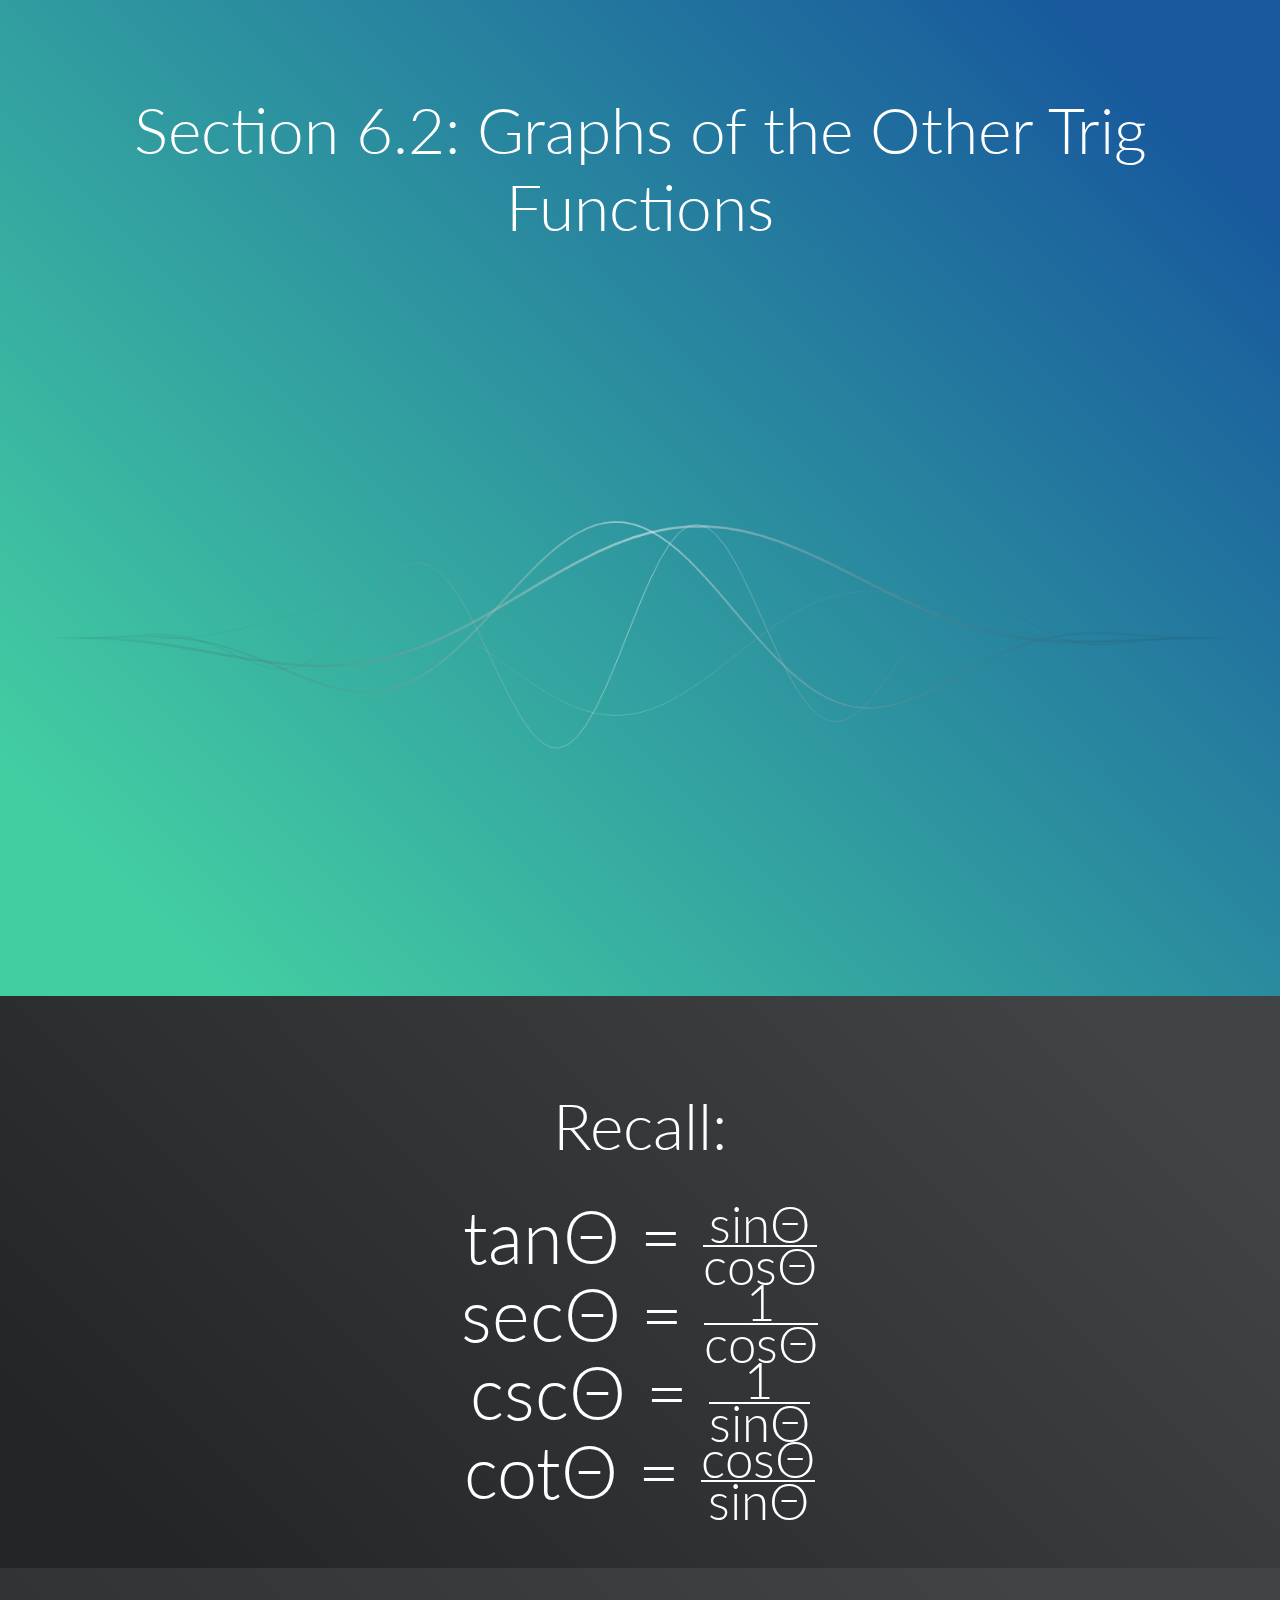
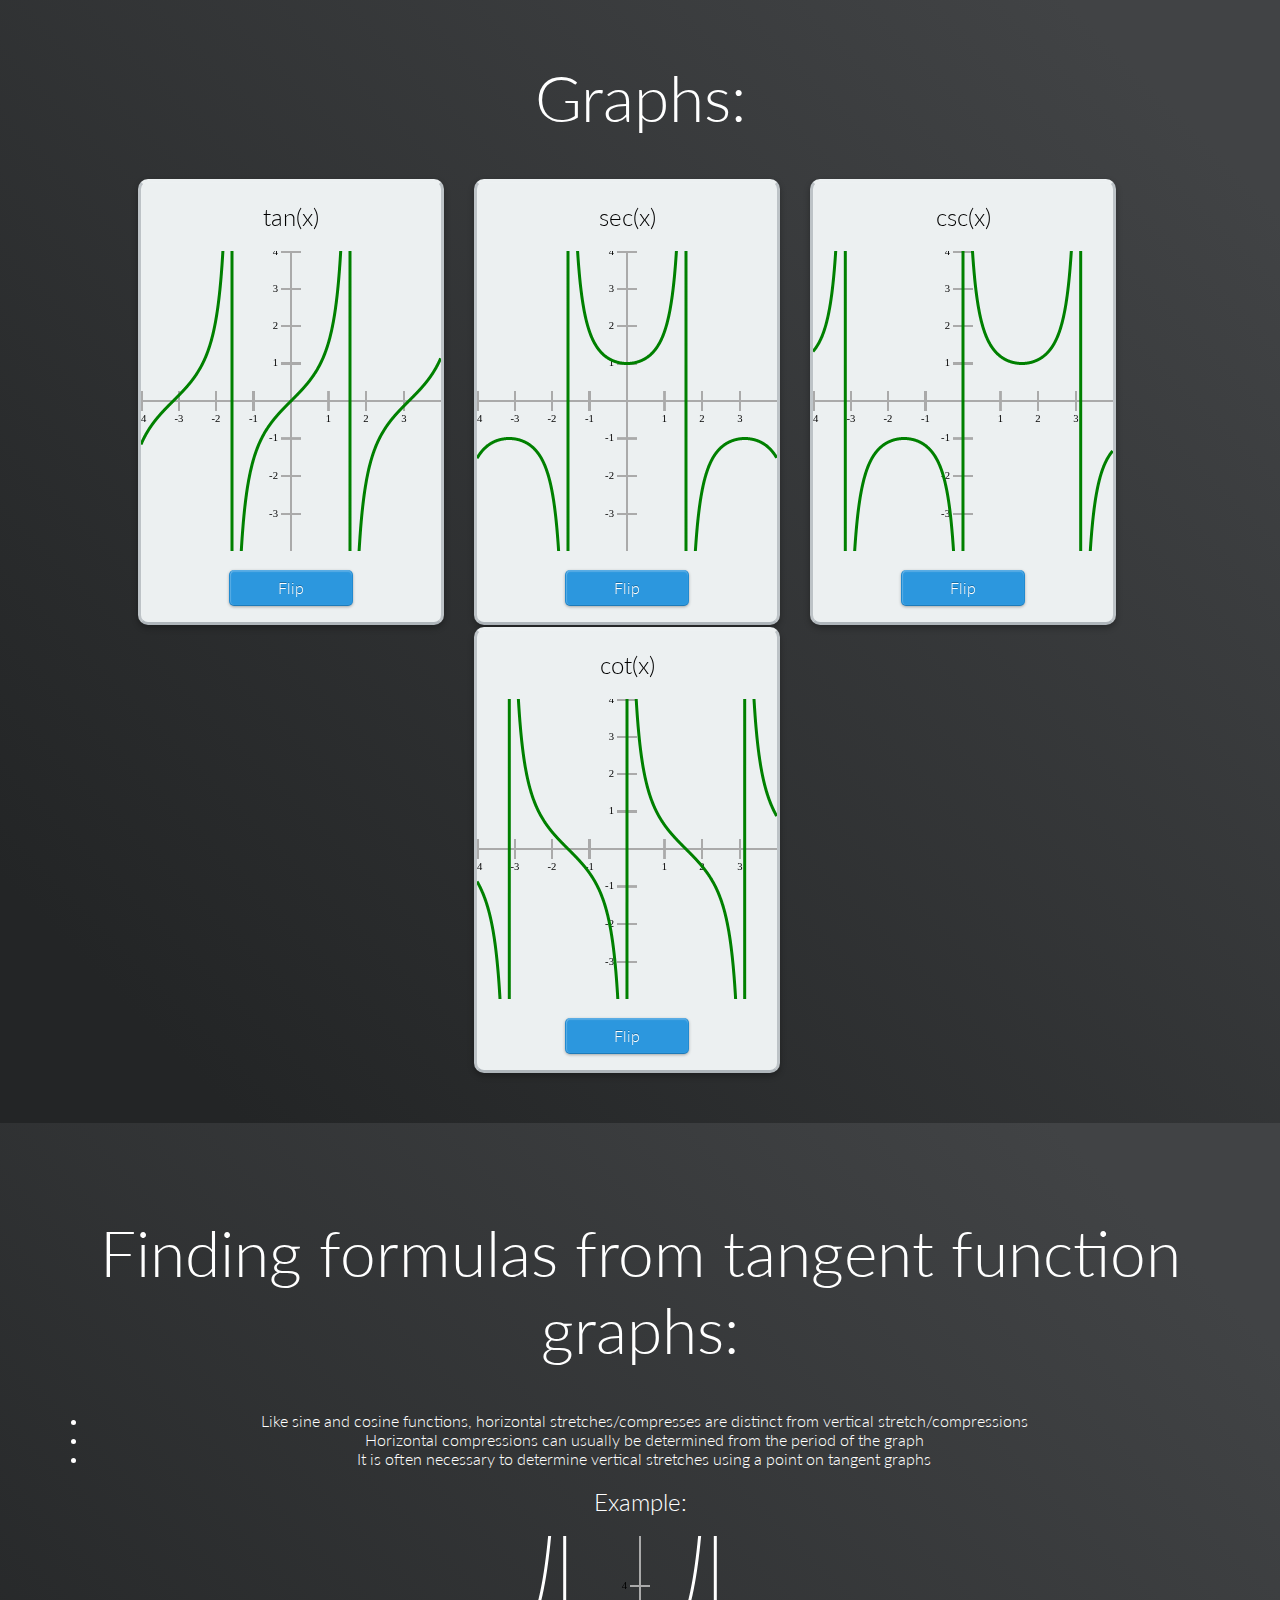
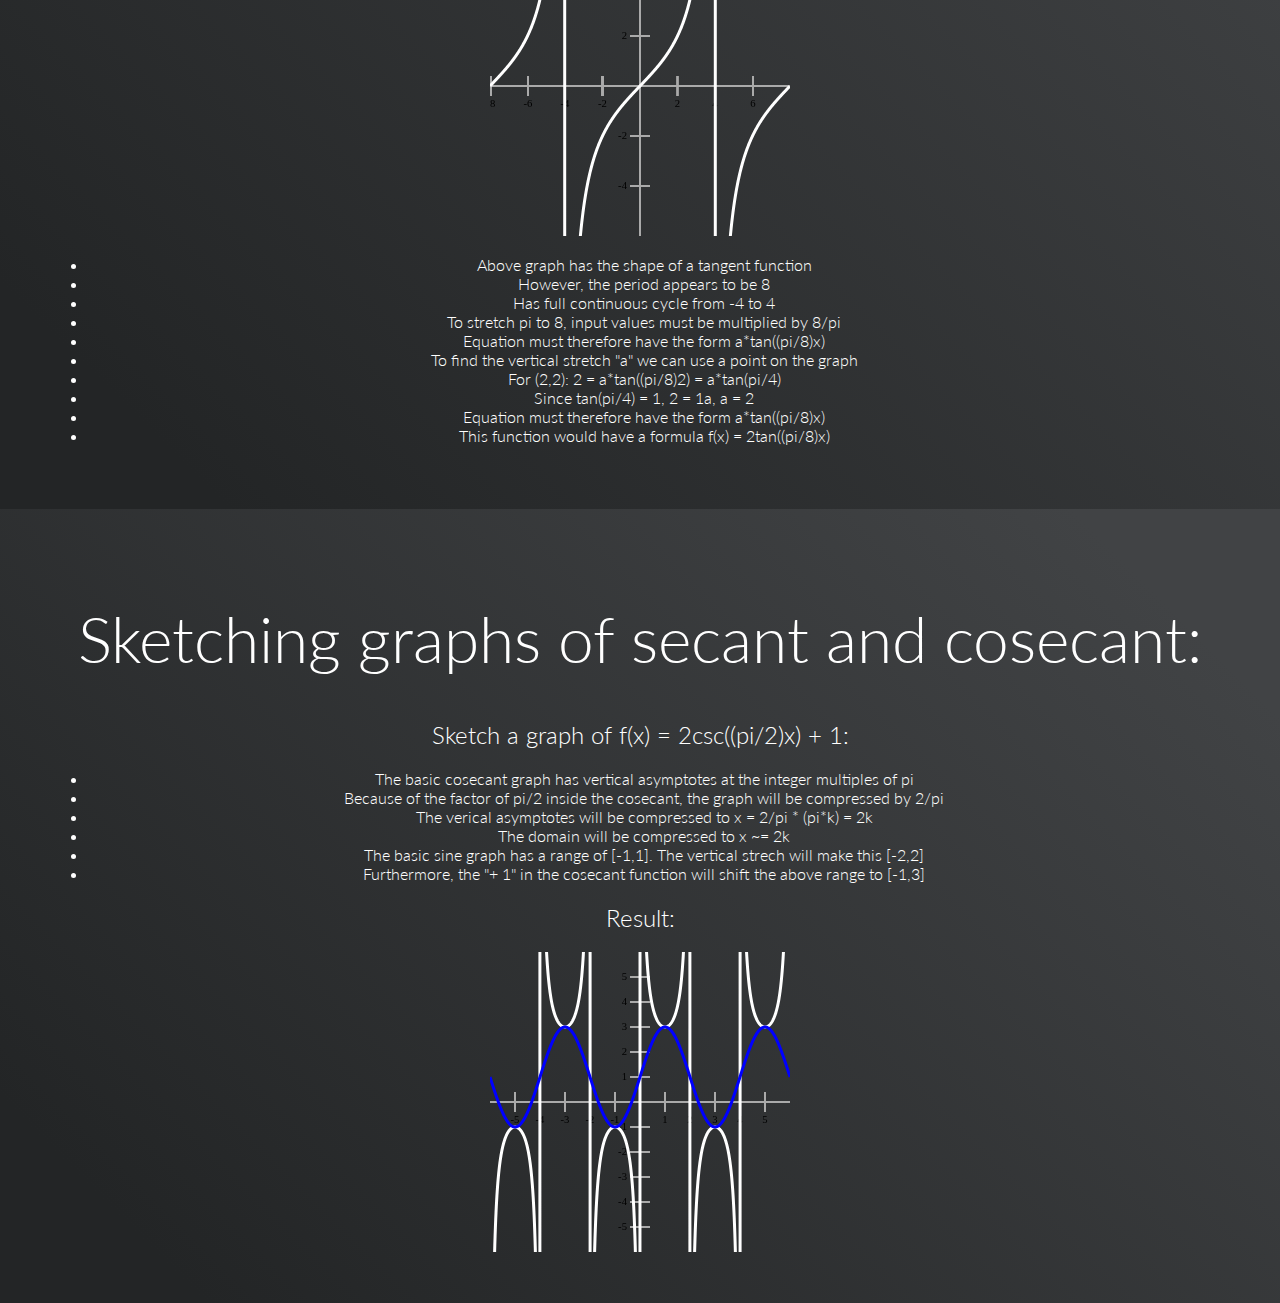
<file: 6.2/index.html>
<!DOCTYPE html>
<html >
<head>

  <meta charset="UTF-8">
  <title>Section 6.2 Review Page</title>
  <script src="https://s.codepen.io/assets/libs/modernizr.js" type="text/javascript"></script>
  <script src="js/math.min.js"></script>
  <link rel="stylesheet" href="css/normalize.css">
  <link rel="stylesheet" href="css/style.css">

</head>

<body>

  <link href='https://fonts.googleapis.com/css?family=Lato:100,400,700' rel='stylesheet' type='text/css'>

  <div id="topbar">
    <nav class="navigation" id="mainNav">
      <a class="navigation__link" href="#1">Back to top</a>
      <a class="navigation__link" href="#2">Section 2</a>
      <a class="navigation__link" href="#3">Section 3</a>
      <a class="navigation__link" href="#4">Section 4</a>
      <a class="navigation__link" href="#5">Section 5</a>
    </nav>
    <div class="scroll"></div>
  </div>

  <div class="page-section hero" id="1">
    <h1>Section 6.2: Graphs of the Other Trig Functions</h1>
    <canvas id="waves"></canvas>
  </div>

  <div class="page-section" id="2">
    <h1>Recall:</h1>
    <math xmlns="http://www.w3.org/1998/Math/MathML">
      <mi>
        tan
      </mi>
      <mi>
        &#x00398;
      </mi>
      <mo>
        =
      </mo>
      <mfrac>
        <mrow>
          <mi>
            sin
          </mi>
          <mi>
            &#x00398;
          </mi>
        </mrow>
        <mrow>
          <mi>
            cos
          </mi>
          <mi>
            &#x00398;
          </mi>
        </mrow>
      </mfrac>
    </math>
    <!----><br>
    <math xmlns="http://www.w3.org/1998/Math/MathML">
      <mi>
        sec
      </mi>
      <mi>
        &#x00398;
      </mi>
      <mo>
        =
      </mo>
      <mfrac>
        <mn>
          1
        </mn>
        <mrow>
          <mi>
            cos
          </mi>
          <mi>
            &#x00398;
          </mi>
        </mrow>
      </mfrac>
    </math>
    <!----><br>
    <math xmlns="http://www.w3.org/1998/Math/MathML">
      <mi>
        csc
      </mi>
      <mi>
        &#x00398;
      </mi>
      <mo>
        =
      </mo>
      <mfrac>
        <mn>
          1
        </mn>
        <mrow>
          <mi>
            sin
          </mi>
          <mi>
            &#x00398;
          </mi>
        </mrow>
      </mfrac>
    </math>
    <!----><br>
    <math xmlns="http://www.w3.org/1998/Math/MathML">
      <mi>
        cot
      </mi>
      <mi>
        &#x00398;
      </mi>
      <mo>
        =
      </mo>
      <mfrac>
        <mrow>
          <mi>
            cos
          </mi>
          <mi>
            &#x00398;
          </mi>
        </mrow>
        <mrow>
          <mi>
            sin
          </mi>
          <mi>
            &#x00398;
          </mi>
        </mrow>
      </mfrac>
    </math>
  </div>

  <div class="page-section" id="3">
    <h1>Graphs:</h1>
    <div class="contain">
    <div class="box">
      <div class="front">
        <h2 style="color: #000">tan(x)</h2>
        <canvas id="tang" width="300" height="300"></canvas>
        <br>
        <button class="show-me">Flip</button>
      </div>
      <div class="back">
        <ul>
          <li>Asymptotes at pi/2 + pi*k</li>
          <li>Positive at quadrants 1 and 3</li>
          <li>Odd function</li>
          <li>Has a period of pi</li>
          <li>Domain: tan(x) = x ~= pi/2 + pi*k</li>
          <li>Range: All real numbers</li>
        </ul>
        <button class="show-me">Flip Back</button>
      </div>
    </div>

    <div class="box">
      <div class="front">
        <h2 style="color: #000">sec(x)</h2>
        <canvas id="secg" width="300" height="300"></canvas>
        <br>
        <button class="show-me">Flip</button>
      </div>
      <div class="back">
        <ul>
          <li>Asymptotes at pi/2 + pi*k</li>
          <li>Even function</li>
          <li>Has a period of 2pi</li>
          <li>Domain: sec(x) = x ~= pi/2 + pi*k</li>
          <li>Range: (-inf,-1]U[1,inf)</li>
        </ul>
        <button class="show-me">Flip Back</button>
      </div>
    </div>

    <div class="box">
      <div class="front">
        <h2 style="color: #000">csc(x)</h2>
        <canvas id="cscg" width="300" height="300"></canvas>
        <br>
        <button class="show-me">Flip</button>
      </div>
      <div class="back">
        <ul>
          <li>Asymptotes at pi*k</li>
          <li>Odd function</li>
          <li>Has a period of 2pi</li>
          <li>Domain: csc(x) = x ~= pi*k</li>
          <li>Range: (-inf,-1]U[1,inf)</li>
        </ul>
        <button class="show-me">Flip Back</button>
      </div>
    </div>

    <div class="box">
      <div class="front">
        <h2 style="color: #000">cot(x)</h2>
        <canvas id="cotg" width="300" height="300"></canvas>
        <br>
        <button class="show-me">Flip</button>
      </div>
      <div class="back">
        <ul>
          <li>Asymptotes at pi*k</li>
          <li>Odd function</li>
          <li>Has a period of pi</li>
          <li>Domain: sec(x) = x ~= pi*k</li>
          <li>Range: All real numbers</li>
        </ul>
        <button class="show-me">Flip Back</button>
      </div>
    </div>
    </div>
  </div>

  <div class="page-section" id="4">
    <h1>Finding formulas from tangent function graphs:</h1>
    <ul>
      <li class="w">Like sine and cosine functions, horizontal stretches/compresses are distinct from vertical stretch/compressions</li>
      <li class="w">Horizontal compressions can usually be determined from the period of the graph</li>
      <li class="w">It is often necessary to determine vertical stretches using a point on tangent graphs</li>
    </ul>
    <h2>Example:</h2>
    <canvas id="ex1" width="300" height="300"></canvas>
    <ul>
      <li class="w">Above graph has the shape of a tangent function</li>
      <li class="w">However, the period appears to be 8</li>
      <li class="w">Has full continuous cycle from -4 to 4</li>
      <li class="w">To stretch pi to 8, input values must be multiplied by 8/pi</li>
      <li class="w">Equation must therefore have the form a*tan((pi/8)x)</li>
      <li class="w">To find the vertical stretch "a" we can use a point on the graph</li>
      <li class="w">For (2,2): 2 = a*tan((pi/8)2) = a*tan(pi/4)</li>
      <li class="w">Since tan(pi/4) = 1, 2 = 1a, a = 2</li>
      <li class="w">Equation must therefore have the form a*tan((pi/8)x)</li>
      <li class="w">This function would have a formula f(x) = 2tan((pi/8)x)</li>
    </ul>
  </div>

  <div class="page-section" id="5">
    <h1>Sketching graphs of secant and cosecant:</h1>
    <h2>Sketch a graph of f(x) = 2csc((pi/2)x) + 1:</h2>
    <ul>
      <li class="w">The basic cosecant graph has vertical asymptotes at the integer multiples of pi</li>
      <li class="w">Because of the factor of pi/2 inside the cosecant, the graph will be compressed by 2/pi</li>
      <li class="w">The verical asymptotes will be compressed to x = 2/pi * (pi*k) = 2k</li>
      <li class="w">The domain will be compressed to x ~= 2k</li>
      <li class="w">The basic sine graph has a range of [-1,1]. The vertical strech will make this [-2,2]</li>
      <li class="w">Furthermore, the "+ 1" in the cosecant function will shift the above range to [-1,3]</li>
    </ul>
    <h2>Result:</h2>
    <canvas id="ex2" width="300" height="300"></canvas>
  </div>

  <script src='https://cdnjs.cloudflare.com/ajax/libs/jquery/2.1.3/jquery.min.js'></script>
  <script src="js/index.js"></script>
  <script src="js/wave.js"></script>
  <script src="js/plots.js"></script>

</body>
</html>
</file>
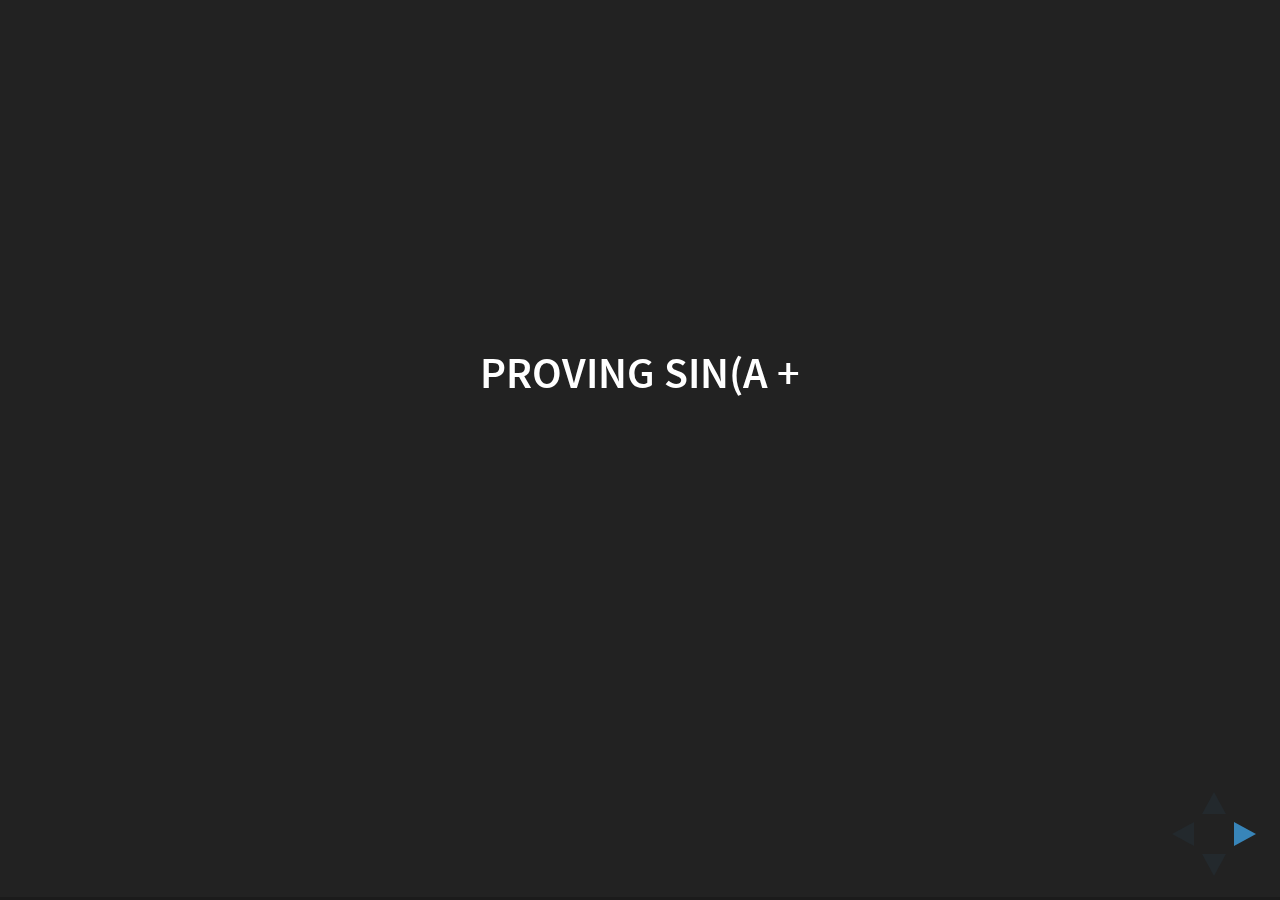
<file: math_presentation/index.html>
<!doctype html>
<html lang="en">

	<head>
		<meta charset="utf-8">

		<title>sin(A + B)</title>

		<meta name="description" content="A framework for easily creating beautiful presentations using HTML">
		<meta name="author" content="Hakim El Hattab">

		<meta name="apple-mobile-web-app-capable" content="yes">
		<meta name="apple-mobile-web-app-status-bar-style" content="black-translucent">

		<meta name="viewport" content="width=device-width, initial-scale=1.0, maximum-scale=1.0, user-scalable=no, minimal-ui">

		<link rel="stylesheet" href="css/reveal.css">
		<link rel="stylesheet" href="css/theme/black.css" id="theme">

		<!-- Code syntax highlighting -->
		<link rel="stylesheet" href="lib/css/zenburn.css">

		<!-- JQuery -->
		<script src="js/jquery.min.js"></script>

		<!-- Printing and PDF exports -->
		<script>
			var link = document.createElement( 'link' );
			link.rel = 'stylesheet';
			link.type = 'text/css';
			link.href = window.location.search.match( /print-pdf/gi ) ? 'css/print/pdf.css' : 'css/print/paper.css';
			document.getElementsByTagName( 'head' )[0].appendChild( link );
		</script>

		<!--[if lt IE 9]>
		<script src="lib/js/html5shiv.js"></script>
		<![endif]-->
	</head>

	<body>

		<div class="reveal">

			<!-- Any section element inside of this container is displayed as a slide -->
			<div class="slides">
				<section>
					<h4 id="introduction"></h4>
					<p id="subint" style="visibility: hidden">An interactive presentation</p>
					<script type="text/javascript">
					var d_input = document.getElementById('introduction');
					var type_this = "Proving sin(A + B) = sin(A)cos(B) + cos(A)sin(B)";
					var index = 0;

					window.next_letter = function() {
						if (index <= type_this.length) {
							d_input.innerHTML = type_this.substr(0, index++);
							setTimeout("next_letter()", 50);
						} else {
							document.getElementById('subint').style.visibility = "visible";
							$("#subint").hide().fadeIn( "slow", function() {
								// Animation complete
							});
						}
					}
					next_letter();
				</script>
				</section>

				<section>
					<h2>A Little History</h2>
					<p>
						Proofs through geometry have been employed by mathematicians for thousands of years.
						Despite being heavily prone to error if not performed correcty, (i.e. using intuition as a means of validation),
						they have been used in numerous classic works such as Euclid's "Elements" and Kepler's "Harmonices Mundi."
					</p>
				</section>

				<!-- Example of nested vertical slides -->
				<section>
					<section>
						<h2>What we were Given</h2>
						<p><em>First Box</em></p>
						<br>
						<a href="#" class="navigate-down">
							<img width="253" height="360" data-src="img/square_1.png">
						</a>
					</section>
					<section>
						<p><em>Second Box</em></p>
						<br>
						<a href="#/2">
							<img width="253" height="360" data-src="img/square_2.png">
						</a>
					</section>
				</section>

				<section data-background="#4d7e65" data-background-transition="zoom">
					<h2>Quick Review</h2>
					<table>
						<tbody>
							<tr>
								<td>sin(x)</td>
								<td>opp/hyp</td>
							</tr>
							<tr>
								<td>sin(b)</td>
								<td>sin(b)/1</td>
							</tr>
							<tr>
								<td>cos(x)</td>
								<td>adj/hyp</td>
							</tr>
							<tr>
								<td>cos(b)</td>
								<td>cos(b)/hyp</td>
							</tr>
							<tr>
								<td>Rectangle area</td>
								<td>l*w</td>
							</tr>
							<tr>
								<td>Rhombus area</td>
								<td>b*h</td>
							</tr>
							<tr>
								<td>Squirrels</td>
								<td>are pretty cool</td>
							</tr>
						</tbody>
					</table>
				</section>

				<section>
					<h2>Find Length of Missing Sides</h2>
					<p>We can use the basic trigonometric properties to solve (most) of the side lengths</p>
					<p class="fragment">(Remembering SohCahToa comes in handy here)</p>
					<p><span class="fragment">Wait for it...</span> <span class="fragment">Wait for it...</span>
					<span class="fragment">Wait for it...</span></p>
				</section>

				<section>
					<h2>Ta Da!</h2>
					<p>(Sorry about the fuzzy image)</p>
					<img width="640" height="480" data-src="img/solved_1.jpg">
				</section>

				<section id="transitions">
					<h2>Great! But we're not done yet!</h2>
					<p>Let's prove the area of the rhombus is sin(A+B)!</p>
					<img data-src="img/lolsin.png">
					<p class="fragment">(This is the part where you all explain your proof to the class)</p>
					<p class="fragment">(What? I was running out of space on this slide...)</p>
				</section>

				<section id="themes">
					<h2>Great! Now What?</h2>
					<p class="fragment">We have no idea <span style="font-size: 12px">(Just kidding)</span></p>
				</section>

				<section>
					<section data-background="#dddddd">
						<h2>ENTER: RECTANGLE #2</h2>
						<img width="253" height="360" data-src="img/square_2.png">
						<p>Noticed anything that might correlate it with rectangle #1?</p>
						<p class="fragment">Allow me to demonstrate visually...</p>
					</section>
					<section>
						<h4>Allow me to shed some "color" on the situation:</h4>
						<div style="float: left; padding-left: 75px">
							<img class="fragment" width="253" height="360" data-src="img/square_1c.png">
							<img class="fragment" width="253" height="360" data-src="img/square_2c.png">
							<img class="fragment" width="253" height="360" data-src="img/drawing_c.png">
						</div>
					</section>
					<section data-background="http://i.giphy.com/90F8aUepslB84.gif">
					</section>
				</section>

				<section data-transition="slide" data-background="#4d7e65" data-background-transition="zoom">
					<h3>Our Rhombus Became 2 Rectangles!</h3>
					<p class="fragment">Wait, what's that...?</p>
					<img class="fragment" data-src="img/nam_1.png">
					<img class="fragment" data-src="img/nam_2.png">
					<p class="fragment">Wait, we can get the area of the rhombustangles using l1*w1+l2*w2!</p>
					<p class="fragment">A = sin(A)cos(B) + cos(A)sin(B)</p>
				</section>

				<section data-transition="slide" data-background="#b5533c" data-background-transition="zoom">
					<h2>Quick Recap</h2>
					<li class="fragment">So the area of the rhombus is sin(A + B)</li>
					<li class="fragment">But according to the last slide the area is also sin(A)cos(B) + cos(A)sin(B)</li>
					<li class="fragment">Can it be that the two are the same????</li>
				</section>

				<section>
					<h2>Indeed it can be</h2>
					<p class="fragment">(Explain this further...)</p>
				</section>

				<section>
					<h1>Questions?</h1>
				</section>

			</div>

		</div>

		<script src="lib/js/head.min.js"></script>
		<script src="js/reveal.js"></script>

		<script>

			// Full list of configuration options available at:
			// https://github.com/hakimel/reveal.js#configuration
			Reveal.initialize({
				controls: true,
				progress: true,
				history: true,
				center: true,

				transition: 'slide', // none/fade/slide/convex/concave/zoom

				// Optional reveal.js plugins
				dependencies: [
					{ src: 'lib/js/classList.js', condition: function() { return !document.body.classList; } },
					{ src: 'plugin/markdown/marked.js', condition: function() { return !!document.querySelector( '[data-markdown]' ); } },
					{ src: 'plugin/markdown/markdown.js', condition: function() { return !!document.querySelector( '[data-markdown]' ); } },
					{ src: 'plugin/highlight/highlight.js', async: true, callback: function() { hljs.initHighlightingOnLoad(); } },
					{ src: 'plugin/zoom-js/zoom.js', async: true },
					{ src: 'plugin/notes/notes.js', async: true }
				]
			});

		</script>

	</body>
</html>
</file>
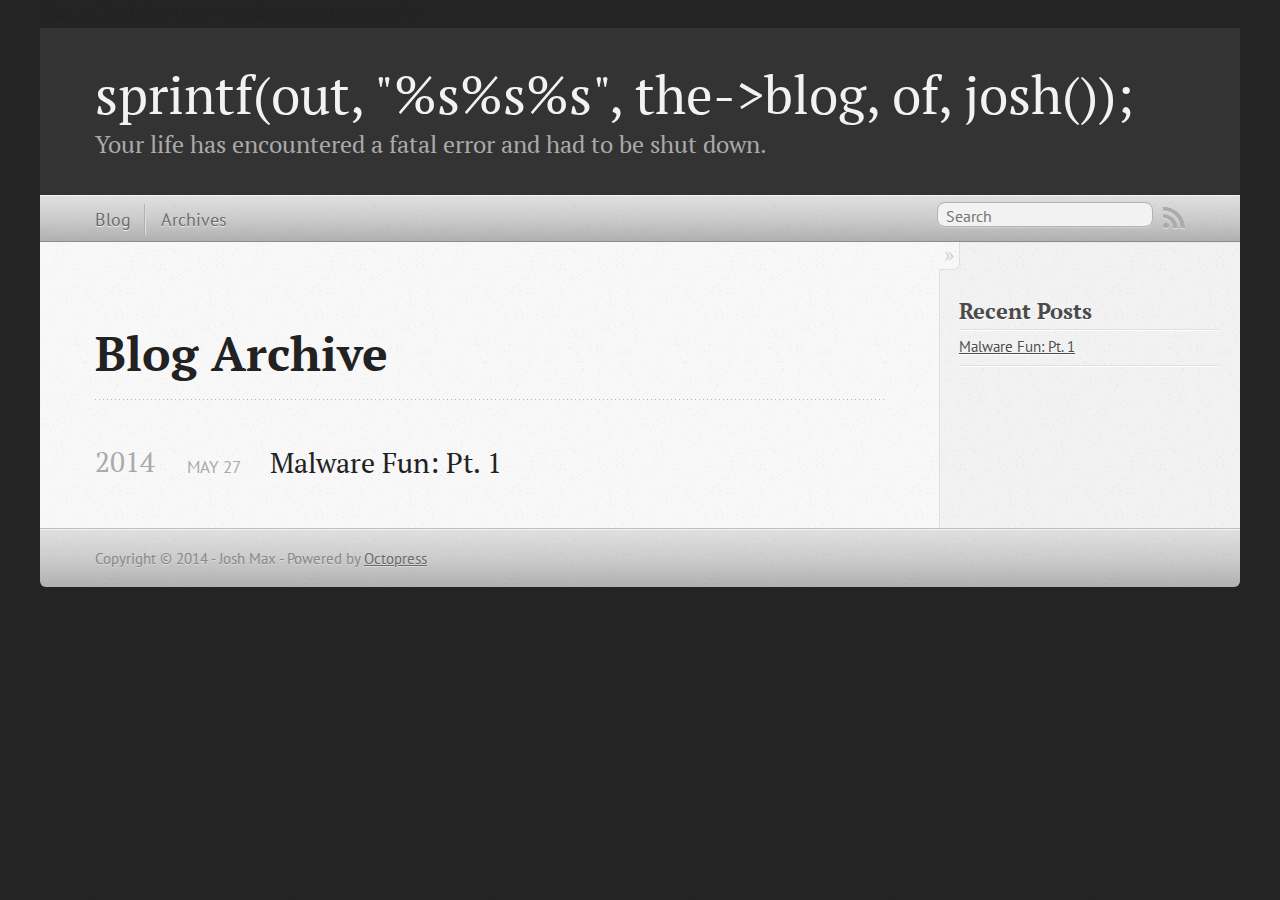
<file: blog/archives/index.html>
<!DOCTYPE html>
<!--[if IEMobile 7 ]><html class="no-js iem7"><![endif]-->
<!--[if lt IE 9]><html class="no-js lte-ie8"><![endif]-->
<!--[if (gt IE 8)|(gt IEMobile 7)|!(IEMobile)|!(IE)]><!--><html class="no-js" lang="en"><!--<![endif]-->
<head>
  <meta charset="utf-8">
  <title>Blog Archive - sprintf(out, "%s%s%s", the->blog, of, josh());</title>
  <meta name="author" content="Josh Max">

  
  <meta name="description" content=" Blog Archive 2014 Malware Fun: Pt. 1
May 27 2014 Recent Posts Malware Fun: Pt. 1 ">
  

  <!-- http://t.co/dKP3o1e -->
  <meta name="HandheldFriendly" content="True">
  <meta name="MobileOptimized" content="320">
  <meta name="viewport" content="width=device-width, initial-scale=1">

  
  <link rel="canonical" href="http://joshumax.github.io/blog/archives">
  <link href="/favicon.png" rel="icon">
  <link href="/stylesheets/screen.css" media="screen, projection" rel="stylesheet" type="text/css">
  <link href="/atom.xml" rel="alternate" title="sprintf(out, "%s%s%s", the->blog, of, josh());" type="application/atom+xml">
  <script src="/javascripts/modernizr-2.0.js"></script>
  <script src="//ajax.googleapis.com/ajax/libs/jquery/1.9.1/jquery.min.js"></script>
  <script>!window.jQuery && document.write(unescape('%3Cscript src="./javascripts/libs/jquery.min.js"%3E%3C/script%3E'))</script>
  <script src="/javascripts/octopress.js" type="text/javascript"></script>
  <!--Fonts from Google"s Web font directory at http://google.com/webfonts -->
<link href="//fonts.googleapis.com/css?family=PT+Serif:regular,italic,bold,bolditalic" rel="stylesheet" type="text/css">
<link href="//fonts.googleapis.com/css?family=PT+Sans:regular,italic,bold,bolditalic" rel="stylesheet" type="text/css">

  

</head>

<body   >
  <header role="banner"><hgroup>
  <h1><a href="/">sprintf(out, "%s%s%s", the->blog, of, josh());</a></h1>
  
    <h2>Your life has encountered a fatal error and had to be shut down.</h2>
  
</hgroup>

</header>
  <nav role="navigation"><ul class="subscription" data-subscription="rss">
  <li><a href="/atom.xml" rel="subscribe-rss" title="subscribe via RSS">RSS</a></li>
  
</ul>
  
<form action="https://www.google.com/search" method="get">
  <fieldset role="search">
    <input type="hidden" name="q" value="site:joshumax.github.io" />
    <input class="search" type="text" name="q" results="0" placeholder="Search"/>
  </fieldset>
</form>
  
<ul class="main-navigation">
  <li><a href="/">Blog</a></li>
  <li><a href="/blog/archives">Archives</a></li>
</ul>

</nav>
  <div id="main">
    <div id="content">
      <div>
<article role="article">
  
  <header>
    <h1 class="entry-title">Blog Archive</h1>
    
  </header>
  
  <div id="blog-archives">



  
  <h2>2014</h2>

<article>
  
<h1><a href="/blog/2014/05/27/malware-fun-pt-1/">Malware Fun: Pt. 1</a></h1>
<time datetime="2014-05-27T19:40:09-07:00" pubdate><span class='month'>May</span> <span class='day'>27</span> <span class='year'>2014</span></time>


</article>

</div>

  
</article>

</div>

<aside class="sidebar">
  
    <section>
  <h1>Recent Posts</h1>
  <ul id="recent_posts">
    
      <li class="post">
        <a href="/blog/2014/05/27/malware-fun-pt-1/">Malware Fun: Pt. 1</a>
      </li>
    
  </ul>
</section>





  
</aside>


    </div>
  </div>
  <footer role="contentinfo"><p>
  Copyright &copy; 2014 - Josh Max -
  <span class="credit">Powered by <a href="http://octopress.org">Octopress</a></span>
</p>

</footer>
  







  <script type="text/javascript">
    (function(){
      var twitterWidgets = document.createElement('script');
      twitterWidgets.type = 'text/javascript';
      twitterWidgets.async = true;
      twitterWidgets.src = '//platform.twitter.com/widgets.js';
      document.getElementsByTagName('head')[0].appendChild(twitterWidgets);
    })();
  </script>





</body>
</html>
</file>
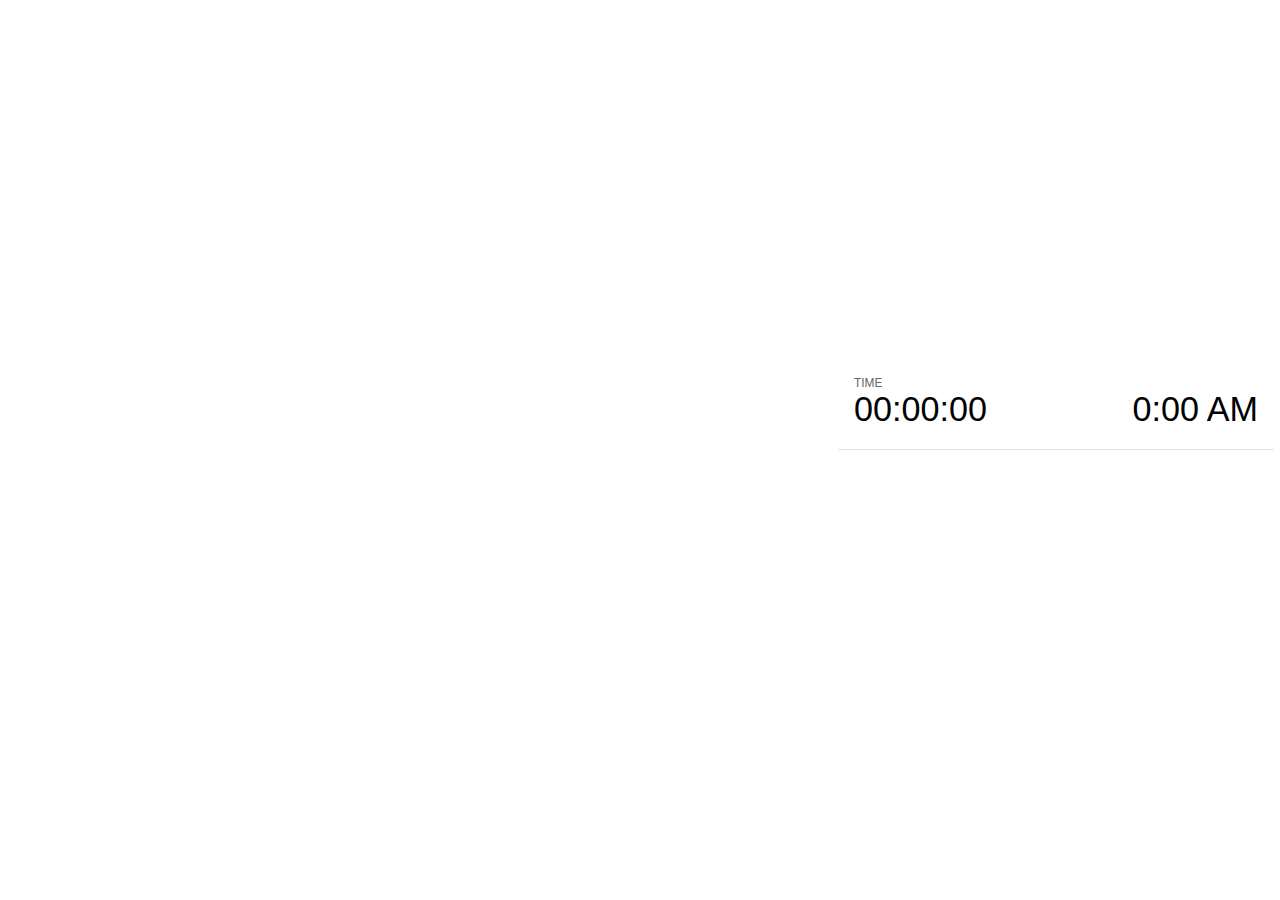
<file: math_presentation/plugin/notes/notes.html>
<!doctype html>
<html lang="en">
	<head>
		<meta charset="utf-8">

		<title>reveal.js - Slide Notes</title>

		<style>
			body {
				font-family: Helvetica;
			}

			#current-slide,
			#upcoming-slide,
			#speaker-controls {
				padding: 6px;
				box-sizing: border-box;
				-moz-box-sizing: border-box;
			}

			#current-slide iframe,
			#upcoming-slide iframe {
				width: 100%;
				height: 100%;
				border: 1px solid #ddd;
			}

			#current-slide .label,
			#upcoming-slide .label {
				position: absolute;
				top: 10px;
				left: 10px;
				font-weight: bold;
				font-size: 14px;
				z-index: 2;
				color: rgba( 255, 255, 255, 0.9 );
			}

			#current-slide {
				position: absolute;
				width: 65%;
				height: 100%;
				top: 0;
				left: 0;
				padding-right: 0;
			}

			#upcoming-slide {
				position: absolute;
				width: 35%;
				height: 40%;
				right: 0;
				top: 0;
			}

			#speaker-controls {
				position: absolute;
				top: 40%;
				right: 0;
				width: 35%;
				height: 60%;
				overflow: auto;

				font-size: 18px;
			}

				.speaker-controls-time.hidden,
				.speaker-controls-notes.hidden {
					display: none;
				}

				.speaker-controls-time .label,
				.speaker-controls-notes .label {
					text-transform: uppercase;
					font-weight: normal;
					font-size: 0.66em;
					color: #666;
					margin: 0;
				}

				.speaker-controls-time {
					border-bottom: 1px solid rgba( 200, 200, 200, 0.5 );
					margin-bottom: 10px;
					padding: 10px 16px;
					padding-bottom: 20px;
					cursor: pointer;
				}

				.speaker-controls-time .reset-button {
					opacity: 0;
					float: right;
					color: #666;
					text-decoration: none;
				}
				.speaker-controls-time:hover .reset-button {
					opacity: 1;
				}

				.speaker-controls-time .timer,
				.speaker-controls-time .clock {
					width: 50%;
					font-size: 1.9em;
				}

				.speaker-controls-time .timer {
					float: left;
				}

				.speaker-controls-time .clock {
					float: right;
					text-align: right;
				}

				.speaker-controls-time span.mute {
					color: #bbb;
				}

				.speaker-controls-notes {
					padding: 10px 16px;
				}

				.speaker-controls-notes .value {
					margin-top: 5px;
					line-height: 1.4;
					font-size: 1.2em;
				}

			.clear {
				clear: both;
			}

			@media screen and (max-width: 1080px) {
				#speaker-controls {
					font-size: 16px;
				}
			}

			@media screen and (max-width: 900px) {
				#speaker-controls {
					font-size: 14px;
				}
			}

			@media screen and (max-width: 800px) {
				#speaker-controls {
					font-size: 12px;
				}
			}

		</style>
	</head>

	<body>

		<div id="current-slide"></div>
		<div id="upcoming-slide"><span class="label">UPCOMING:</span></div>
		<div id="speaker-controls">
			<div class="speaker-controls-time">
				<h4 class="label">Time <span class="reset-button">Click to Reset</span></h4>
				<div class="clock">
					<span class="clock-value">0:00 AM</span>
				</div>
				<div class="timer">
					<span class="hours-value">00</span><span class="minutes-value">:00</span><span class="seconds-value">:00</span>
				</div>
				<div class="clear"></div>
			</div>

			<div class="speaker-controls-notes hidden">
				<h4 class="label">Notes</h4>
				<div class="value"></div>
			</div>
		</div>

		<script src="../../plugin/markdown/marked.js"></script>
		<script>

			(function() {

				var notes,
					notesValue,
					currentState,
					currentSlide,
					upcomingSlide,
					connected = false;

				window.addEventListener( 'message', function( event ) {

					var data = JSON.parse( event.data );

					// The overview mode is only useful to the reveal.js instance
					// where navigation occurs so we don't sync it
					if( data.state ) delete data.state.overview;

					// Messages sent by the notes plugin inside of the main window
					if( data && data.namespace === 'reveal-notes' ) {
						if( data.type === 'connect' ) {
							handleConnectMessage( data );
						}
						else if( data.type === 'state' ) {
							handleStateMessage( data );
						}
					}
					// Messages sent by the reveal.js inside of the current slide preview
					else if( data && data.namespace === 'reveal' ) {
						if( /ready/.test( data.eventName ) ) {
							// Send a message back to notify that the handshake is complete
							window.opener.postMessage( JSON.stringify({ namespace: 'reveal-notes', type: 'connected'} ), '*' );
						}
						else if( /slidechanged|fragmentshown|fragmenthidden|paused|resumed/.test( data.eventName ) && currentState !== JSON.stringify( data.state ) ) {

							window.opener.postMessage( JSON.stringify({ method: 'setState', args: [ data.state ]} ), '*' );

						}
					}

				} );

				/**
				 * Called when the main window is trying to establish a
				 * connection.
				 */
				function handleConnectMessage( data ) {

					if( connected === false ) {
						connected = true;

						setupIframes( data );
						setupKeyboard();
						setupNotes();
						setupTimer();
					}

				}

				/**
				 * Called when the main window sends an updated state.
				 */
				function handleStateMessage( data ) {

					// Store the most recently set state to avoid circular loops
					// applying the same state
					currentState = JSON.stringify( data.state );

					// No need for updating the notes in case of fragment changes
					if ( data.notes ) {
						notes.classList.remove( 'hidden' );
						notesValue.style.whiteSpace = data.whitespace;
						if( data.markdown ) {
							notesValue.innerHTML = marked( data.notes );
						}
						else {
							notesValue.innerHTML = data.notes;
						}
					}
					else {
						notes.classList.add( 'hidden' );
					}

					// Update the note slides
					currentSlide.contentWindow.postMessage( JSON.stringify({ method: 'setState', args: [ data.state ] }), '*' );
					upcomingSlide.contentWindow.postMessage( JSON.stringify({ method: 'setState', args: [ data.state ] }), '*' );
					upcomingSlide.contentWindow.postMessage( JSON.stringify({ method: 'next' }), '*' );

				}

				// Limit to max one state update per X ms
				handleStateMessage = debounce( handleStateMessage, 200 );

				/**
				 * Forward keyboard events to the current slide window.
				 * This enables keyboard events to work even if focus
				 * isn't set on the current slide iframe.
				 */
				function setupKeyboard() {

					document.addEventListener( 'keydown', function( event ) {
						currentSlide.contentWindow.postMessage( JSON.stringify({ method: 'triggerKey', args: [ event.keyCode ] }), '*' );
					} );

				}

				/**
				 * Creates the preview iframes.
				 */
				function setupIframes( data ) {

					var params = [
						'receiver',
						'progress=false',
						'history=false',
						'transition=none',
						'autoSlide=0',
						'backgroundTransition=none'
					].join( '&' );

					var urlSeparator = /\?/.test(data.url) ? '&' : '?';
					var hash = '#/' + data.state.indexh + '/' + data.state.indexv;
					var currentURL = data.url + urlSeparator + params + '&postMessageEvents=true' + hash;
					var upcomingURL = data.url + urlSeparator + params + '&controls=false' + hash;

					currentSlide = document.createElement( 'iframe' );
					currentSlide.setAttribute( 'width', 1280 );
					currentSlide.setAttribute( 'height', 1024 );
					currentSlide.setAttribute( 'src', currentURL );
					document.querySelector( '#current-slide' ).appendChild( currentSlide );

					upcomingSlide = document.createElement( 'iframe' );
					upcomingSlide.setAttribute( 'width', 640 );
					upcomingSlide.setAttribute( 'height', 512 );
					upcomingSlide.setAttribute( 'src', upcomingURL );
					document.querySelector( '#upcoming-slide' ).appendChild( upcomingSlide );

				}

				/**
				 * Setup the notes UI.
				 */
				function setupNotes() {

					notes = document.querySelector( '.speaker-controls-notes' );
					notesValue = document.querySelector( '.speaker-controls-notes .value' );

				}

				/**
				 * Create the timer and clock and start updating them
				 * at an interval.
				 */
				function setupTimer() {

					var start = new Date(),
						timeEl = document.querySelector( '.speaker-controls-time' ),
						clockEl = timeEl.querySelector( '.clock-value' ),
						hoursEl = timeEl.querySelector( '.hours-value' ),
						minutesEl = timeEl.querySelector( '.minutes-value' ),
						secondsEl = timeEl.querySelector( '.seconds-value' );

					function _updateTimer() {

						var diff, hours, minutes, seconds,
							now = new Date();

						diff = now.getTime() - start.getTime();
						hours = Math.floor( diff / ( 1000 * 60 * 60 ) );
						minutes = Math.floor( ( diff / ( 1000 * 60 ) ) % 60 );
						seconds = Math.floor( ( diff / 1000 ) % 60 );

						clockEl.innerHTML = now.toLocaleTimeString( 'en-US', { hour12: true, hour: '2-digit', minute:'2-digit' } );
						hoursEl.innerHTML = zeroPadInteger( hours );
						hoursEl.className = hours > 0 ? '' : 'mute';
						minutesEl.innerHTML = ':' + zeroPadInteger( minutes );
						minutesEl.className = minutes > 0 ? '' : 'mute';
						secondsEl.innerHTML = ':' + zeroPadInteger( seconds );

					}

					// Update once directly
					_updateTimer();

					// Then update every second
					setInterval( _updateTimer, 1000 );

					timeEl.addEventListener( 'click', function() {
						start = new Date();
						_updateTimer();
						return false;
					} );

				}

				function zeroPadInteger( num ) {

					var str = '00' + parseInt( num );
					return str.substring( str.length - 2 );

				}

				/**
				 * Limits the frequency at which a function can be called.
				 */
				function debounce( fn, ms ) {

					var lastTime = 0,
						timeout;

					return function() {

						var args = arguments;
						var context = this;

						clearTimeout( timeout );

						var timeSinceLastCall = Date.now() - lastTime;
						if( timeSinceLastCall > ms ) {
							fn.apply( context, args );
							lastTime = Date.now();
						}
						else {
							timeout = setTimeout( function() {
								fn.apply( context, args );
								lastTime = Date.now();
							}, ms - timeSinceLastCall );
						}

					}

				}

			})();

		</script>
	</body>
</html>
</file>
<file: 6.2/css/style.css>
* {
  font-family: 'Lato', sans-serif;
  font-weight: 300;
  -webkit-transition: all .2s ease;
  transition: all .2s ease;
}

html, body {
  height: 100%;
  text-align: center;
}

h1 {
  font-size: 64px;
}

math {
  font-size: 72px;
}

.w {
  color: white !important;
}

li {
  color: #000000;
  padding-right: 2em;
}

.scroll {
  height: 0.5em;
  background: #2E73BA;
  position: fixed;
  top: 0; left: 0; bottom: 0; right: 0;
  width: 100%;
  z-index: 1001;
}

.page-section {
  height: auto;
  padding: 3em;
  background: -webkit-linear-gradient(45deg, #232526 10%, #414345 90%);
  background: linear-gradient(45deg, #232526 10%, #414345 90%);
  color: white;
}
.page-section.hero {
  height: 100%;
  background: -webkit-linear-gradient(45deg, #43cea2 10%, #185a9d 90%);
  background: linear-gradient(45deg, #43cea2 10%, #185a9d 90%);
}

.navigation {
  position: fixed;
  width: 100%;
  background-color: #43cea2;
  color: #ddd;
  z-index: 999;
}
.navigation__link {
  color: #efe;
  text-decoration: none;
  display: inline-block;
  padding: 1em;
  font-weight: 400;
}
.navigation__link.active {
  color: white;
  background-color: rgba(0, 0, 0, 0.1);
}

button {
  margin: 1em 0;
  padding: 0.5em 3em;
  border-width: 0 1px 1px;
  border-style: solid;
  border-color: transparent #218ad0 #1d7bba;
  border-radius: 5px;
  background: #2c97de;
  color: white;
  text-shadow: 0 -1px 0 #1a6da4;
  box-shadow: inset 1px 0 1px rgba(255, 255, 255, 0.2), inset 0 2px 1px rgba(255, 255, 255, 0.2), 0 1px 3px rgba(0, 0, 0, 0.3);
  -webkit-font-smoothing: antialiased;
}
button:hover, button:focus {
  background: #218ad0;
  outline: none;
}
button:active {
  position: relative;
  top: 2px;
  outline: none;
}

.contain {
  width: 100%;
}

.box {
  position: relative;
  padding-bottom: 28em;
  padding-left: 2em;
  -moz-perspective: 600px;
  -webkit-perspective: 600px;
  perspective: 600px;
  width: 300px;
  display: inline-block;
  *display: inline;
  zoom: 1;
  vertical-align: top;
}
.box .front, .box .back {
  position: absolute;
  top: 0;
  left: 0;
  width: inherit;
  height: inherit;
  text-align: center;
  background: #ECF0F1;
  border: 0 1px 1px;
  border-style: solid;
  border-color: transparent #BDC3C7 #afb6bb;
  border-radius: 10px;
  box-shadow: 0 3px 6px rgba(0, 0, 0, 0.3), inset 1px 0 1px rgba(255, 255, 255, 0.1), inset 0 1px 1px rgba(255, 255, 255, 0.1);
  -moz-transform-style: preserve-3d;
  -webkit-transform-style: preserve-3d;
  transform-style: preserve-3d;
  -moz-backface-visibility: hidden;
  -webkit-backface-visibility: hidden;
  backface-visibility: hidden;
  -moz-transition: all 0.5s ease-in-out;
  -o-transition: all 0.5s ease-in-out;
  -webkit-transition: all 0.5s ease-in-out;
  transition: all 0.5s ease-in-out;
}
.box .front {
  z-index: 900;
  -moz-transform: rotateX(0deg);
  -ms-transform: rotateX(0deg);
  -webkit-transform: rotateX(0deg);
  transform: rotateX(0deg);
}
.box .back {
  z-index: 800;
  -moz-transform: rotateX(-180deg);
  -ms-transform: rotateX(-180deg);
  -webkit-transform: rotateX(-180deg);
  transform: rotateX(-180deg);
}
.box .back button {
  border-color: transparent #29b765 #25a25a;
  background: #2ECC71;
  text-shadow: 0 -1px 0 #208e4e;
}
.box .back button:hover, .box .back button:focus {
  background: #25a25a;
}

.flip .front {
  -moz-transform: rotateX(180deg);
  -ms-transform: rotateX(180deg);
  -webkit-transform: rotateX(180deg);
  transform: rotateX(180deg);
  z-index: 900;
}
.flip .back {
  -moz-transform: rotateX(0deg);
  -ms-transform: rotateX(0deg);
  -webkit-transform: rotateX(0deg);
  transform: rotateX(0deg);
  z-index: 1000;
}
</file>
<file: math_presentation/css/theme/black.css>
/**
 * Black theme for reveal.js. This is the opposite of the 'white' theme.
 *
 * By Hakim El Hattab, http://hakim.se
 */
@import url(../../lib/font/source-sans-pro/source-sans-pro.css);
section.has-light-background, section.has-light-background h1, section.has-light-background h2, section.has-light-background h3, section.has-light-background h4, section.has-light-background h5, section.has-light-background h6 {
  color: #222; }

/*********************************************
 * GLOBAL STYLES
 *********************************************/
body {
  background: #222;
  background-color: #222; }

.reveal {
  font-family: "Source Sans Pro", Helvetica, sans-serif;
  font-size: 38px;
  font-weight: normal;
  color: #fff; }

::selection {
  color: #fff;
  background: #bee4fd;
  text-shadow: none; }

.reveal .slides > section,
.reveal .slides > section > section {
  line-height: 1.3;
  font-weight: inherit; }

/*********************************************
 * HEADERS
 *********************************************/
.reveal h1,
.reveal h2,
.reveal h3,
.reveal h4,
.reveal h5,
.reveal h6 {
  margin: 0 0 20px 0;
  color: #fff;
  font-family: "Source Sans Pro", Helvetica, sans-serif;
  font-weight: 600;
  line-height: 1.2;
  letter-spacing: normal;
  text-transform: uppercase;
  text-shadow: none;
  word-wrap: break-word; }

.reveal h1 {
  font-size: 2.5em; }

.reveal h2 {
  font-size: 1.6em; }

.reveal h3 {
  font-size: 1.3em; }

.reveal h4 {
  font-size: 1em; }

.reveal h1 {
  text-shadow: none; }

/*********************************************
 * OTHER
 *********************************************/
.reveal p {
  margin: 20px 0;
  line-height: 1.3; }

/* Ensure certain elements are never larger than the slide itself */
.reveal img,
.reveal video,
.reveal iframe {
  max-width: 95%;
  max-height: 95%; }

.reveal strong,
.reveal b {
  font-weight: bold; }

.reveal em {
  font-style: italic; }

.reveal ol,
.reveal dl,
.reveal ul {
  display: inline-block;
  text-align: left;
  margin: 0 0 0 1em; }

.reveal ol {
  list-style-type: decimal; }

.reveal ul {
  list-style-type: disc; }

.reveal ul ul {
  list-style-type: square; }

.reveal ul ul ul {
  list-style-type: circle; }

.reveal ul ul,
.reveal ul ol,
.reveal ol ol,
.reveal ol ul {
  display: block;
  margin-left: 40px; }

.reveal dt {
  font-weight: bold; }

.reveal dd {
  margin-left: 40px; }

.reveal q,
.reveal blockquote {
  quotes: none; }

.reveal blockquote {
  display: block;
  position: relative;
  width: 70%;
  margin: 20px auto;
  padding: 5px;
  font-style: italic;
  background: rgba(255, 255, 255, 0.05);
  box-shadow: 0px 0px 2px rgba(0, 0, 0, 0.2); }

.reveal blockquote p:first-child,
.reveal blockquote p:last-child {
  display: inline-block; }

.reveal q {
  font-style: italic; }

.reveal pre {
  display: block;
  position: relative;
  width: 90%;
  margin: 20px auto;
  text-align: left;
  font-size: 0.55em;
  font-family: monospace;
  line-height: 1.2em;
  word-wrap: break-word;
  box-shadow: 0px 0px 6px rgba(0, 0, 0, 0.3); }

.reveal code {
  font-family: monospace; }

.reveal pre code {
  display: block;
  padding: 5px;
  overflow: auto;
  max-height: 400px;
  word-wrap: normal; }

.reveal table {
  margin: auto;
  border-collapse: collapse;
  border-spacing: 0; }

.reveal table th {
  font-weight: bold; }

.reveal table th,
.reveal table td {
  text-align: left;
  padding: 0.2em 0.5em 0.2em 0.5em;
  border-bottom: 1px solid; }

.reveal table th[align="center"],
.reveal table td[align="center"] {
  text-align: center; }

.reveal table th[align="right"],
.reveal table td[align="right"] {
  text-align: right; }

.reveal table tbody tr:last-child th,
.reveal table tbody tr:last-child td {
  border-bottom: none; }

.reveal sup {
  vertical-align: super; }

.reveal sub {
  vertical-align: sub; }

.reveal small {
  display: inline-block;
  font-size: 0.6em;
  line-height: 1.2em;
  vertical-align: top; }

.reveal small * {
  vertical-align: top; }

/*********************************************
 * LINKS
 *********************************************/
.reveal a {
  color: #42affa;
  text-decoration: none;
  -webkit-transition: color .15s ease;
  -moz-transition: color .15s ease;
  transition: color .15s ease; }

.reveal a:hover {
  color: #8dcffc;
  text-shadow: none;
  border: none; }

.reveal .roll span:after {
  color: #fff;
  background: #068de9; }

/*********************************************
 * IMAGES
 *********************************************/
.reveal section img {
  margin: 15px 0px;
  background: rgba(255, 255, 255, 0.12);
  border: 4px solid #fff;
  box-shadow: 0 0 10px rgba(0, 0, 0, 0.15); }

.reveal section img.plain {
  border: 0;
  box-shadow: none; }

.reveal a img {
  -webkit-transition: all .15s linear;
  -moz-transition: all .15s linear;
  transition: all .15s linear; }

.reveal a:hover img {
  background: rgba(255, 255, 255, 0.2);
  border-color: #42affa;
  box-shadow: 0 0 20px rgba(0, 0, 0, 0.55); }

/*********************************************
 * NAVIGATION CONTROLS
 *********************************************/
.reveal .controls[data-controls-type="bottom-right"] .navigate-left,
.reveal .controls[data-controls-type="bottom-right"] .navigate-left.enabled {
  border-right-color: #42affa; }

.reveal .controls[data-controls-type="bottom-right"] .navigate-right,
.reveal .controls[data-controls-type="bottom-right"] .navigate-right.enabled {
  border-left-color: #42affa; }

.reveal .controls[data-controls-type="bottom-right"] .navigate-up,
.reveal .controls[data-controls-type="bottom-right"] .navigate-up.enabled {
  border-bottom-color: #42affa; }

.reveal .controls[data-controls-type="bottom-right"] .navigate-down,
.reveal .controls[data-controls-type="bottom-right"] .navigate-down.enabled {
  border-top-color: #42affa; }

.reveal .controls[data-controls-type="bottom-right"] .navigate-left.enabled:hover {
  border-right-color: #8dcffc; }

.reveal .controls[data-controls-type="bottom-right"] .navigate-right.enabled:hover {
  border-left-color: #8dcffc; }

.reveal .controls[data-controls-type="bottom-right"] .navigate-up.enabled:hover {
  border-bottom-color: #8dcffc; }

.reveal .controls[data-controls-type="bottom-right"] .navigate-down.enabled:hover {
  border-top-color: #8dcffc; }

.reveal .controls[data-controls-type="edges"] button:before,
.reveal .controls[data-controls-type="edges"] button:after {
  background-color: #fff; }

/*********************************************
 * PROGRESS BAR
 *********************************************/
.reveal .progress {
  background: rgba(0, 0, 0, 0.2); }

.reveal .progress span {
  background: #42affa;
  -webkit-transition: width 800ms cubic-bezier(0.26, 0.86, 0.44, 0.985);
  -moz-transition: width 800ms cubic-bezier(0.26, 0.86, 0.44, 0.985);
  transition: width 800ms cubic-bezier(0.26, 0.86, 0.44, 0.985); }
</file>
<file: math_presentation/lib/css/zenburn.css>
/*

Zenburn style from voldmar.ru (c) Vladimir Epifanov <voldmar@voldmar.ru>
based on dark.css by Ivan Sagalaev

*/

.hljs {
  display: block; padding: 0.5em;
  background: #3F3F3F;
  color: #DCDCDC;
}

.hljs-keyword,
.hljs-tag,
.css .hljs-class,
.css .hljs-id,
.lisp .hljs-title,
.nginx .hljs-title,
.hljs-request,
.hljs-status,
.clojure .hljs-attribute {
  color: #E3CEAB;
}

.django .hljs-template_tag,
.django .hljs-variable,
.django .hljs-filter .hljs-argument {
  color: #DCDCDC;
}

.hljs-number,
.hljs-date {
  color: #8CD0D3;
}

.dos .hljs-envvar,
.dos .hljs-stream,
.hljs-variable,
.apache .hljs-sqbracket {
  color: #EFDCBC;
}

.dos .hljs-flow,
.diff .hljs-change,
.python .exception,
.python .hljs-built_in,
.hljs-literal,
.tex .hljs-special {
  color: #EFEFAF;
}

.diff .hljs-chunk,
.hljs-subst {
  color: #8F8F8F;
}

.dos .hljs-keyword,
.python .hljs-decorator,
.hljs-title,
.haskell .hljs-type,
.diff .hljs-header,
.ruby .hljs-class .hljs-parent,
.apache .hljs-tag,
.nginx .hljs-built_in,
.tex .hljs-command,
.hljs-prompt {
    color: #efef8f;
}

.dos .hljs-winutils,
.ruby .hljs-symbol,
.ruby .hljs-symbol .hljs-string,
.ruby .hljs-string {
  color: #DCA3A3;
}

.diff .hljs-deletion,
.hljs-string,
.hljs-tag .hljs-value,
.hljs-preprocessor,
.hljs-pragma,
.hljs-built_in,
.sql .hljs-aggregate,
.hljs-javadoc,
.smalltalk .hljs-class,
.smalltalk .hljs-localvars,
.smalltalk .hljs-array,
.css .hljs-rules .hljs-value,
.hljs-attr_selector,
.hljs-pseudo,
.apache .hljs-cbracket,
.tex .hljs-formula,
.coffeescript .hljs-attribute {
  color: #CC9393;
}

.hljs-shebang,
.diff .hljs-addition,
.hljs-comment,
.java .hljs-annotation,
.hljs-template_comment,
.hljs-pi,
.hljs-doctype {
  color: #7F9F7F;
}

.coffeescript .javascript,
.javascript .xml,
.tex .hljs-formula,
.xml .javascript,
.xml .vbscript,
.xml .css,
.xml .hljs-cdata {
  opacity: 0.5;
}
</file>
<file: stylesheets/screen.css>
html,body,div,span,applet,object,iframe,h1,h2,h3,h4,h5,h6,p,blockquote,pre,a,abbr,acronym,address,big,cite,code,del,dfn,em,img,ins,kbd,q,s,samp,small,strike,strong,sub,sup,tt,var,b,u,i,center,dl,dt,dd,ol,ul,li,fieldset,form,label,legend,table,caption,tbody,tfoot,thead,tr,th,td,article,aside,canvas,details,embed,figure,figcaption,footer,header,hgroup,menu,nav,output,ruby,section,summary,time,mark,audio,video{margin:0;padding:0;border:0;font:inherit;font-size:100%;vertical-align:baseline}html{line-height:1}ol,ul{list-style:none}table{border-collapse:collapse;border-spacing:0}caption,th,td{text-align:left;font-weight:normal;vertical-align:middle}q,blockquote{quotes:none}q:before,q:after,blockquote:before,blockquote:after{content:"";content:none}a img{border:none}article,aside,details,figcaption,figure,footer,header,hgroup,menu,nav,section,summary{display:block}a{color:#1863a1}a:visited{color:#751590}a:focus{color:#0181eb}a:hover{color:#0181eb}a:active{color:#01579f}aside.sidebar a{color:#222}aside.sidebar a:focus{color:#0181eb}aside.sidebar a:hover{color:#0181eb}aside.sidebar a:active{color:#01579f}a{-webkit-transition:color 0.3s;-moz-transition:color 0.3s;-o-transition:color 0.3s;transition:color 0.3s}html{background:#252525 url('/images/line-tile.png?1401244562') top left}body>div{background:#f2f2f2 url('/images/noise.png?1401244562') top left;border-bottom:1px solid #bfbfbf}body>div>div{background:#f8f8f8 url('/images/noise.png?1401244562') top left;border-right:1px solid #e0e0e0}.heading,body>header h1,h1,h2,h3,h4,h5,h6{font-family:"PT Serif","Georgia","Helvetica Neue",Arial,sans-serif}.sans,body>header h2,article header p.meta,article>footer,#content .blog-index footer,html .gist .gist-file .gist-meta,#blog-archives a.category,#blog-archives time,aside.sidebar section,body>footer{font-family:"PT Sans","Helvetica Neue",Arial,sans-serif}.serif,body,#content .blog-index a[rel=full-article]{font-family:"PT Serif",Georgia,Times,"Times New Roman",serif}.mono,pre,code,tt,p code,li code{font-family:Menlo,Monaco,"Andale Mono","lucida console","Courier New",monospace}body>header h1{font-size:2.2em;font-family:"PT Serif","Georgia","Helvetica Neue",Arial,sans-serif;font-weight:normal;line-height:1.2em;margin-bottom:0.6667em}body>header h2{font-family:"PT Serif","Georgia","Helvetica Neue",Arial,sans-serif}body{line-height:1.5em;color:#222}h1{font-size:2.2em;line-height:1.2em}@media only screen and (min-width: 992px){body{font-size:1.15em}h1{font-size:2.6em;line-height:1.2em}}h1,h2,h3,h4,h5,h6{text-rendering:optimizelegibility;margin-bottom:1em;font-weight:bold}h2,section h1{font-size:1.5em}h3,section h2,section section h1{font-size:1.3em}h4,section h3,section section h2,section section section h1{font-size:1em}h5,section h4,section section h3{font-size:.9em}h6,section h5,section section h4,section section section h3{font-size:.8em}p,article blockquote,ul,ol{margin-bottom:1.5em}ul{list-style-type:disc}ul ul{list-style-type:circle;margin-bottom:0px}ul ul ul{list-style-type:square;margin-bottom:0px}ol{list-style-type:decimal}ol ol{list-style-type:lower-alpha;margin-bottom:0px}ol ol ol{list-style-type:lower-roman;margin-bottom:0px}ul,ul ul,ul ol,ol,ol ul,ol ol{margin-left:1.3em}ul ul,ul ol,ol ul,ol ol{margin-bottom:0em}strong{font-weight:bold}em{font-style:italic}sup,sub{font-size:0.75em;position:relative;display:inline-block;padding:0 .2em;line-height:.8em}sup{top:-.5em}sub{bottom:-.5em}a[rev='footnote']{font-size:.75em;padding:0 .3em;line-height:1}q{font-style:italic}q:before{content:"\201C"}q:after{content:"\201D"}em,dfn{font-style:italic}strong,dfn{font-weight:bold}del,s{text-decoration:line-through}abbr,acronym{border-bottom:1px dotted;cursor:help}hr{margin-bottom:0.2em}small{font-size:.8em}big{font-size:1.2em}article blockquote{font-style:italic;position:relative;font-size:1.2em;line-height:1.5em;padding-left:1em;border-left:4px solid rgba(170,170,170,0.5)}article blockquote cite{font-style:italic}article blockquote cite a{color:#aaa !important;word-wrap:break-word}article blockquote cite:before{content:'\2014';padding-right:.3em;padding-left:.3em;color:#aaa}@media only screen and (min-width: 992px){article blockquote{padding-left:1.5em;border-left-width:4px}}.pullquote-right:before,.pullquote-left:before{padding:0;border:none;content:attr(data-pullquote);float:right;width:45%;margin:.5em 0 1em 1.5em;position:relative;top:7px;font-size:1.4em;line-height:1.45em}.pullquote-left:before{float:left;margin:.5em 1.5em 1em 0}.force-wrap,article a,aside.sidebar a{white-space:-moz-pre-wrap;white-space:-pre-wrap;white-space:-o-pre-wrap;white-space:pre-wrap;word-wrap:break-word}.group,body>header,body>nav,body>footer,body #content>article,body #content>div>article,body #content>div>section,body div.pagination,aside.sidebar,#main,#content,.sidebar{*zoom:1}.group:after,body>header:after,body>nav:after,body>footer:after,body #content>article:after,body #content>div>section:after,body div.pagination:after,#main:after,#content:after,.sidebar:after{content:"";display:table;clear:both}body{-webkit-text-size-adjust:none;max-width:1200px;position:relative;margin:0 auto}body>header,body>nav,body>footer,body #content>article,body #content>div>article,body #content>div>section{padding-left:18px;padding-right:18px}@media only screen and (min-width: 480px){body>header,body>nav,body>footer,body #content>article,body #content>div>article,body #content>div>section{padding-left:25px;padding-right:25px}}@media only screen and (min-width: 768px){body>header,body>nav,body>footer,body #content>article,body #content>div>article,body #content>div>section{padding-left:35px;padding-right:35px}}@media only screen and (min-width: 992px){body>header,body>nav,body>footer,body #content>article,body #content>div>article,body #content>div>section{padding-left:55px;padding-right:55px}}body div.pagination{margin-left:18px;margin-right:18px}@media only screen and (min-width: 480px){body div.pagination{margin-left:25px;margin-right:25px}}@media only screen and (min-width: 768px){body div.pagination{margin-left:35px;margin-right:35px}}@media only screen and (min-width: 992px){body div.pagination{margin-left:55px;margin-right:55px}}body>header{font-size:1em;padding-top:1.5em;padding-bottom:1.5em}#content{overflow:hidden}#content>div,#content>article{width:100%}aside.sidebar{float:none;padding:0 18px 1px;background-color:#f7f7f7;border-top:1px solid #e0e0e0}.flex-content,article img,article video,article .flash-video,aside.sidebar img{max-width:100%;height:auto}.basic-alignment.left,article img.left,article video.left,article .left.flash-video,aside.sidebar img.left{float:left;margin-right:1.5em}.basic-alignment.right,article img.right,article video.right,article .right.flash-video,aside.sidebar img.right{float:right;margin-left:1.5em}.basic-alignment.center,article img.center,article video.center,article .center.flash-video,aside.sidebar img.center{display:block;margin:0 auto 1.5em}.basic-alignment.left,article img.left,article video.left,article .left.flash-video,aside.sidebar img.left,.basic-alignment.right,article img.right,article video.right,article .right.flash-video,aside.sidebar img.right{margin-bottom:.8em}.toggle-sidebar,.no-sidebar .toggle-sidebar{display:none}@media only screen and (min-width: 750px){body.sidebar-footer aside.sidebar{float:none;width:auto;clear:left;margin:0;padding:0 35px 1px;background-color:#f7f7f7;border-top:1px solid #eaeaea}body.sidebar-footer aside.sidebar section.odd,body.sidebar-footer aside.sidebar section.even{float:left;width:48%}body.sidebar-footer aside.sidebar section.odd{margin-left:0}body.sidebar-footer aside.sidebar section.even{margin-left:4%}body.sidebar-footer aside.sidebar.thirds section{width:30%;margin-left:5%}body.sidebar-footer aside.sidebar.thirds section.first{margin-left:0;clear:both}}body.sidebar-footer #content{margin-right:0px}body.sidebar-footer .toggle-sidebar{display:none}@media only screen and (min-width: 550px){body>header{font-size:1em}}@media only screen and (min-width: 750px){aside.sidebar{float:none;width:auto;clear:left;margin:0;padding:0 35px 1px;background-color:#f7f7f7;border-top:1px solid #eaeaea}aside.sidebar section.odd,aside.sidebar section.even{float:left;width:48%}aside.sidebar section.odd{margin-left:0}aside.sidebar section.even{margin-left:4%}aside.sidebar.thirds section{width:30%;margin-left:5%}aside.sidebar.thirds section.first{margin-left:0;clear:both}}@media only screen and (min-width: 768px){body{-webkit-text-size-adjust:auto}body>header{font-size:1.2em}#main{padding:0;margin:0 auto}#content{overflow:visible;margin-right:240px;position:relative}.no-sidebar #content{margin-right:0;border-right:0}.collapse-sidebar #content{margin-right:20px}#content>div,#content>article{padding-top:17.5px;padding-bottom:17.5px;float:left}aside.sidebar{width:210px;padding:0 15px 15px;background:none;clear:none;float:left;margin:0 -100% 0 0}aside.sidebar section{width:auto;margin-left:0}aside.sidebar section.odd,aside.sidebar section.even{float:none;width:auto;margin-left:0}.collapse-sidebar aside.sidebar{float:none;width:auto;clear:left;margin:0;padding:0 35px 1px;background-color:#f7f7f7;border-top:1px solid #eaeaea}.collapse-sidebar aside.sidebar section.odd,.collapse-sidebar aside.sidebar section.even{float:left;width:48%}.collapse-sidebar aside.sidebar section.odd{margin-left:0}.collapse-sidebar aside.sidebar section.even{margin-left:4%}.collapse-sidebar aside.sidebar.thirds section{width:30%;margin-left:5%}.collapse-sidebar aside.sidebar.thirds section.first{margin-left:0;clear:both}}@media only screen and (min-width: 992px){body>header{font-size:1.3em}#content{margin-right:300px}#content>div,#content>article{padding-top:27.5px;padding-bottom:27.5px}aside.sidebar{width:260px;padding:1.2em 20px 20px}.collapse-sidebar aside.sidebar{padding-left:55px;padding-right:55px}}@media only screen and (min-width: 768px){ul,ol{margin-left:0}}body>header{background:#333}body>header h1{display:inline-block;margin:0}body>header h1 a,body>header h1 a:visited,body>header h1 a:hover{color:#f2f2f2;text-decoration:none}body>header h2{margin:.2em 0 0;font-size:1em;color:#aaa;font-weight:normal}body>nav{position:relative;background-color:#ccc;background:url('/images/noise.png?1401244562'),-webkit-gradient(linear, 50% 0%, 50% 100%, color-stop(0%, #e0e0e0), color-stop(50%, #cccccc), color-stop(100%, #b0b0b0));background:url('/images/noise.png?1401244562'),-webkit-linear-gradient(#e0e0e0,#cccccc,#b0b0b0);background:url('/images/noise.png?1401244562'),-moz-linear-gradient(#e0e0e0,#cccccc,#b0b0b0);background:url('/images/noise.png?1401244562'),-o-linear-gradient(#e0e0e0,#cccccc,#b0b0b0);background:url('/images/noise.png?1401244562'),linear-gradient(#e0e0e0,#cccccc,#b0b0b0);border-top:1px solid #f2f2f2;border-bottom:1px solid #8c8c8c;padding-top:.35em;padding-bottom:.35em}body>nav form{-webkit-background-clip:padding;-moz-background-clip:padding;background-clip:padding-box;margin:0;padding:0}body>nav form .search{padding:.3em .5em 0;font-size:.85em;font-family:"PT Sans","Helvetica Neue",Arial,sans-serif;line-height:1.1em;width:95%;-webkit-border-radius:0.5em;-moz-border-radius:0.5em;-ms-border-radius:0.5em;-o-border-radius:0.5em;border-radius:0.5em;-webkit-background-clip:padding;-moz-background-clip:padding;background-clip:padding-box;-webkit-box-shadow:#d1d1d1 0 1px;-moz-box-shadow:#d1d1d1 0 1px;box-shadow:#d1d1d1 0 1px;background-color:#f2f2f2;border:1px solid #b3b3b3;color:#888}body>nav form .search:focus{color:#444;border-color:#80b1df;-webkit-box-shadow:#80b1df 0 0 4px,#80b1df 0 0 3px inset;-moz-box-shadow:#80b1df 0 0 4px,#80b1df 0 0 3px inset;box-shadow:#80b1df 0 0 4px,#80b1df 0 0 3px inset;background-color:#fff;outline:none}body>nav fieldset[role=search]{float:right;width:48%}body>nav fieldset.mobile-nav{float:left;width:48%}body>nav fieldset.mobile-nav select{width:100%;font-size:.8em;border:1px solid #888}body>nav ul{display:none}@media only screen and (min-width: 550px){body>nav{font-size:.9em}body>nav ul{margin:0;padding:0;border:0;overflow:hidden;*zoom:1;float:left;display:block;padding-top:.15em}body>nav ul li{list-style-image:none;list-style-type:none;margin-left:0;white-space:nowrap;display:inline;float:left;padding-left:0;padding-right:0}body>nav ul li:first-child,body>nav ul li.first{padding-left:0}body>nav ul li:last-child{padding-right:0}body>nav ul li.last{padding-right:0}body>nav ul.subscription{margin-left:.8em;float:right}body>nav ul.subscription li:last-child a{padding-right:0}body>nav ul li{margin:0}body>nav a{color:#6b6b6b;font-family:"PT Sans","Helvetica Neue",Arial,sans-serif;text-shadow:#ebebeb 0 1px;float:left;text-decoration:none;font-size:1.1em;padding:.1em 0;line-height:1.5em}body>nav a:visited{color:#6b6b6b}body>nav a:hover{color:#2b2b2b}body>nav li+li{border-left:1px solid #b0b0b0;margin-left:.8em}body>nav li+li a{padding-left:.8em;border-left:1px solid #dedede}body>nav form{float:right;text-align:left;padding-left:.8em;width:175px}body>nav form .search{width:93%;font-size:.95em;line-height:1.2em}body>nav ul[data-subscription$=email]+form{width:97px}body>nav ul[data-subscription$=email]+form .search{width:91%}body>nav fieldset.mobile-nav{display:none}body>nav fieldset[role=search]{width:99%}}@media only screen and (min-width: 992px){body>nav form{width:215px}body>nav ul[data-subscription$=email]+form{width:147px}}.no-placeholder body>nav .search{background:#f2f2f2 url('/images/search.png?1401244562') 0.3em 0.25em no-repeat;text-indent:1.3em}@media only screen and (min-width: 550px){.maskImage body>nav ul[data-subscription$=email]+form{width:123px}}@media only screen and (min-width: 992px){.maskImage body>nav ul[data-subscription$=email]+form{width:173px}}.maskImage ul.subscription{position:relative;top:.2em}.maskImage ul.subscription li,.maskImage ul.subscription a{border:0;padding:0}.maskImage a[rel=subscribe-rss]{position:relative;top:0px;text-indent:-999999em;background-color:#dedede;border:0;padding:0}.maskImage a[rel=subscribe-rss],.maskImage a[rel=subscribe-rss]:after{-webkit-mask-image:url('/images/rss.png?1401244562');-moz-mask-image:url('/images/rss.png?1401244562');-ms-mask-image:url('/images/rss.png?1401244562');-o-mask-image:url('/images/rss.png?1401244562');mask-image:url('/images/rss.png?1401244562');-webkit-mask-repeat:no-repeat;-moz-mask-repeat:no-repeat;-ms-mask-repeat:no-repeat;-o-mask-repeat:no-repeat;mask-repeat:no-repeat;width:22px;height:22px}.maskImage a[rel=subscribe-rss]:after{content:"";position:absolute;top:-1px;left:0;background-color:#ababab}.maskImage a[rel=subscribe-rss]:hover:after{background-color:#9e9e9e}.maskImage a[rel=subscribe-email]{position:relative;top:0px;text-indent:-999999em;background-color:#dedede;border:0;padding:0}.maskImage a[rel=subscribe-email],.maskImage a[rel=subscribe-email]:after{-webkit-mask-image:url('/images/email.png?1401244562');-moz-mask-image:url('/images/email.png?1401244562');-ms-mask-image:url('/images/email.png?1401244562');-o-mask-image:url('/images/email.png?1401244562');mask-image:url('/images/email.png?1401244562');-webkit-mask-repeat:no-repeat;-moz-mask-repeat:no-repeat;-ms-mask-repeat:no-repeat;-o-mask-repeat:no-repeat;mask-repeat:no-repeat;width:28px;height:22px}.maskImage a[rel=subscribe-email]:after{content:"";position:absolute;top:-1px;left:0;background-color:#ababab}.maskImage a[rel=subscribe-email]:hover:after{background-color:#9e9e9e}article{padding-top:1em}article header{position:relative;padding-top:2em;padding-bottom:1em;margin-bottom:1em;background:url('[data-uri]') bottom left repeat-x}article header h1{margin:0}article header h1 a{text-decoration:none}article header h1 a:hover{text-decoration:underline}article header p{font-size:.9em;color:#aaa;margin:0}article header p.meta{text-transform:uppercase;position:absolute;top:0}@media only screen and (min-width: 768px){article header{margin-bottom:1.5em;padding-bottom:1em;background:url('[data-uri]') bottom left repeat-x}}article h2{padding-top:0.8em;background:url('[data-uri]') top left repeat-x}.entry-content article h2:first-child,article header+h2{padding-top:0}article h2:first-child,article header+h2{background:none}article .feature{padding-top:.5em;margin-bottom:1em;padding-bottom:1em;background:url('[data-uri]') bottom left repeat-x;font-size:2.0em;font-style:italic;line-height:1.3em}article img,article video,article .flash-video{-webkit-border-radius:0.3em;-moz-border-radius:0.3em;-ms-border-radius:0.3em;-o-border-radius:0.3em;border-radius:0.3em;-webkit-box-shadow:rgba(0,0,0,0.15) 0 1px 4px;-moz-box-shadow:rgba(0,0,0,0.15) 0 1px 4px;box-shadow:rgba(0,0,0,0.15) 0 1px 4px;-webkit-box-sizing:border-box;-moz-box-sizing:border-box;box-sizing:border-box;border:#fff 0.5em solid}article video,article .flash-video{margin:0 auto 1.5em}article video{display:block;width:100%}article .flash-video>div{position:relative;display:block;padding-bottom:56.25%;padding-top:1px;height:0;overflow:hidden}article .flash-video>div iframe,article .flash-video>div object,article .flash-video>div embed{position:absolute;top:0;left:0;width:100%;height:100%}article>footer{padding-bottom:2.5em;margin-top:2em}article>footer p.meta{margin-bottom:.8em;font-size:.85em;clear:both;overflow:hidden}.blog-index article+article{background:url('[data-uri]') top left repeat-x}#content .blog-index{padding-top:0;padding-bottom:0}#content .blog-index article{padding-top:2em}#content .blog-index article header{background:none;padding-bottom:0}#content .blog-index article h1{font-size:2.2em}#content .blog-index article h1 a{color:inherit}#content .blog-index article h1 a:hover{color:#0181eb}#content .blog-index a[rel=full-article]{background:#ebebeb;display:inline-block;padding:.4em .8em;margin-right:.5em;text-decoration:none;color:#666;-webkit-transition:background-color 0.5s;-moz-transition:background-color 0.5s;-o-transition:background-color 0.5s;transition:background-color 0.5s}#content .blog-index a[rel=full-article]:hover{background:#0181eb;text-shadow:none;color:#f8f8f8}#content .blog-index footer{margin-top:1em}.separator,article>footer .byline+time:before,article>footer time+time:before,article>footer .comments:before,article>footer .byline ~ .categories:before{content:"\2022 ";padding:0 .4em 0 .2em;display:inline-block}#content div.pagination{text-align:center;font-size:.95em;position:relative;background:url('[data-uri]') top left repeat-x;padding-top:1.5em;padding-bottom:1.5em}#content div.pagination a{text-decoration:none;color:#aaa}#content div.pagination a.prev{position:absolute;left:0}#content div.pagination a.next{position:absolute;right:0}#content div.pagination a:hover{color:#0181eb}#content div.pagination a[href*=archive]:before,#content div.pagination a[href*=archive]:after{content:'\2014';padding:0 .3em}p.meta+.sharing{padding-top:1em;padding-left:0;background:url('[data-uri]') top left repeat-x}#fb-root{display:none}.highlight,html .gist .gist-file .gist-syntax .gist-highlight{border:1px solid #05232b !important}.highlight table td.code,html .gist .gist-file .gist-syntax .gist-highlight table td.code{width:100%}.highlight .line-numbers,html .gist .gist-file .gist-syntax .highlight .line_numbers{text-align:right;font-size:13px;line-height:1.45em;background:#073642 url('/images/noise.png?1401244562') top left !important;border-right:1px solid #00232c !important;-webkit-box-shadow:#083e4b -1px 0 inset;-moz-box-shadow:#083e4b -1px 0 inset;box-shadow:#083e4b -1px 0 inset;text-shadow:#021014 0 -1px;padding:.8em !important;-webkit-border-radius:0;-moz-border-radius:0;-ms-border-radius:0;-o-border-radius:0;border-radius:0}.highlight .line-numbers span,html .gist .gist-file .gist-syntax .highlight .line_numbers span{color:#586e75 !important}figure.code,.gist-file,pre{-webkit-box-shadow:rgba(0,0,0,0.06) 0 0 10px;-moz-box-shadow:rgba(0,0,0,0.06) 0 0 10px;box-shadow:rgba(0,0,0,0.06) 0 0 10px}figure.code .highlight pre,.gist-file .highlight pre,pre .highlight pre{-webkit-box-shadow:none;-moz-box-shadow:none;box-shadow:none}.gist .highlight *::-moz-selection,figure.code .highlight *::-moz-selection{background:#386774;color:inherit;text-shadow:#002b36 0 1px}.gist .highlight *::-webkit-selection,figure.code .highlight *::-webkit-selection{background:#386774;color:inherit;text-shadow:#002b36 0 1px}.gist .highlight *::selection,figure.code .highlight *::selection{background:#386774;color:inherit;text-shadow:#002b36 0 1px}html .gist .gist-file{margin-bottom:1.8em;position:relative;border:none;padding-top:26px !important}html .gist .gist-file .highlight{margin-bottom:0}html .gist .gist-file .gist-syntax{border-bottom:0 !important;background:none !important}html .gist .gist-file .gist-syntax .gist-highlight{background:#002b36 !important}html .gist .gist-file .gist-syntax .highlight pre{padding:0}html .gist .gist-file .gist-meta{padding:.6em 0.8em;border:1px solid #083e4b !important;color:#586e75;font-size:.7em !important;background:#073642 url('/images/noise.png?1401244562') top left;line-height:1.5em}html .gist .gist-file .gist-meta a{color:#75878b !important;text-decoration:none}html .gist .gist-file .gist-meta a:hover{text-decoration:underline}html .gist .gist-file .gist-meta a:hover{color:#93a1a1 !important}html .gist .gist-file .gist-meta a[href*='#file']{position:absolute;top:0;left:0;right:-10px;color:#474747 !important}html .gist .gist-file .gist-meta a[href*='#file']:hover{color:#1863a1 !important}html .gist .gist-file .gist-meta a[href*=raw]{top:.4em}pre{background:#002b36 url('/images/noise.png?1401244562') top left;-webkit-border-radius:0.4em;-moz-border-radius:0.4em;-ms-border-radius:0.4em;-o-border-radius:0.4em;border-radius:0.4em;border:1px solid #05232b;line-height:1.45em;font-size:13px;margin-bottom:2.1em;padding:.8em 1em;color:#93a1a1;overflow:auto}h3.filename+pre{-moz-border-radius-topleft:0px;-webkit-border-top-left-radius:0px;border-top-left-radius:0px;-moz-border-radius-topright:0px;-webkit-border-top-right-radius:0px;border-top-right-radius:0px}p code,li code{display:inline-block;white-space:no-wrap;background:#fff;font-size:.8em;line-height:1.5em;color:#555;border:1px solid #ddd;-webkit-border-radius:0.4em;-moz-border-radius:0.4em;-ms-border-radius:0.4em;-o-border-radius:0.4em;border-radius:0.4em;padding:0 .3em;margin:-1px 0}p pre code,li pre code{font-size:1em !important;background:none;border:none}.pre-code,html .gist .gist-file .gist-syntax .highlight pre,.highlight code{font-family:Menlo,Monaco,"Andale Mono","lucida console","Courier New",monospace !important;overflow:scroll;overflow-y:hidden;display:block;padding:.8em;overflow-x:auto;line-height:1.45em;background:#002b36 url('/images/noise.png?1401244562') top left !important;color:#93a1a1 !important}.pre-code span,html .gist .gist-file .gist-syntax .highlight pre span,.highlight code span{color:#93a1a1 !important}.pre-code span,html .gist .gist-file .gist-syntax .highlight pre span,.highlight code span{font-style:normal !important;font-weight:normal !important}.pre-code .c,html .gist .gist-file .gist-syntax .highlight pre .c,.highlight code .c{color:#586e75 !important;font-style:italic !important}.pre-code .cm,html .gist .gist-file .gist-syntax .highlight pre .cm,.highlight code .cm{color:#586e75 !important;font-style:italic !important}.pre-code .cp,html .gist .gist-file .gist-syntax .highlight pre .cp,.highlight code .cp{color:#586e75 !important;font-style:italic !important}.pre-code .c1,html .gist .gist-file .gist-syntax .highlight pre .c1,.highlight code .c1{color:#586e75 !important;font-style:italic !important}.pre-code .cs,html .gist .gist-file .gist-syntax .highlight pre .cs,.highlight code .cs{color:#586e75 !important;font-weight:bold !important;font-style:italic !important}.pre-code .err,html .gist .gist-file .gist-syntax .highlight pre .err,.highlight code .err{color:#dc322f !important;background:none !important}.pre-code .k,html .gist .gist-file .gist-syntax .highlight pre .k,.highlight code .k{color:#cb4b16 !important}.pre-code .o,html .gist .gist-file .gist-syntax .highlight pre .o,.highlight code .o{color:#93a1a1 !important;font-weight:bold !important}.pre-code .p,html .gist .gist-file .gist-syntax .highlight pre .p,.highlight code .p{color:#93a1a1 !important}.pre-code .ow,html .gist .gist-file .gist-syntax .highlight pre .ow,.highlight code .ow{color:#2aa198 !important;font-weight:bold !important}.pre-code .gd,html .gist .gist-file .gist-syntax .highlight pre .gd,.highlight code .gd{color:#93a1a1 !important;background-color:#372c34 !important;display:inline-block}.pre-code .gd .x,html .gist .gist-file .gist-syntax .highlight pre .gd .x,.highlight code .gd .x{color:#93a1a1 !important;background-color:#4d2d33 !important;display:inline-block}.pre-code .ge,html .gist .gist-file .gist-syntax .highlight pre .ge,.highlight code .ge{color:#93a1a1 !important;font-style:italic !important}.pre-code .gh,html .gist .gist-file .gist-syntax .highlight pre .gh,.highlight code .gh{color:#586e75 !important}.pre-code .gi,html .gist .gist-file .gist-syntax .highlight pre .gi,.highlight code .gi{color:#93a1a1 !important;background-color:#1a412b !important;display:inline-block}.pre-code .gi .x,html .gist .gist-file .gist-syntax .highlight pre .gi .x,.highlight code .gi .x{color:#93a1a1 !important;background-color:#355720 !important;display:inline-block}.pre-code .gs,html .gist .gist-file .gist-syntax .highlight pre .gs,.highlight code .gs{color:#93a1a1 !important;font-weight:bold !important}.pre-code .gu,html .gist .gist-file .gist-syntax .highlight pre .gu,.highlight code .gu{color:#6c71c4 !important}.pre-code .kc,html .gist .gist-file .gist-syntax .highlight pre .kc,.highlight code .kc{color:#859900 !important;font-weight:bold !important}.pre-code .kd,html .gist .gist-file .gist-syntax .highlight pre .kd,.highlight code .kd{color:#268bd2 !important}.pre-code .kp,html .gist .gist-file .gist-syntax .highlight pre .kp,.highlight code .kp{color:#cb4b16 !important;font-weight:bold !important}.pre-code .kr,html .gist .gist-file .gist-syntax .highlight pre .kr,.highlight code .kr{color:#d33682 !important;font-weight:bold !important}.pre-code .kt,html .gist .gist-file .gist-syntax .highlight pre .kt,.highlight code .kt{color:#2aa198 !important}.pre-code .n,html .gist .gist-file .gist-syntax .highlight pre .n,.highlight code .n{color:#268bd2 !important}.pre-code .na,html .gist .gist-file .gist-syntax .highlight pre .na,.highlight code .na{color:#268bd2 !important}.pre-code .nb,html .gist .gist-file .gist-syntax .highlight pre .nb,.highlight code .nb{color:#859900 !important}.pre-code .nc,html .gist .gist-file .gist-syntax .highlight pre .nc,.highlight code .nc{color:#d33682 !important}.pre-code .no,html .gist .gist-file .gist-syntax .highlight pre .no,.highlight code .no{color:#b58900 !important}.pre-code .nl,html .gist .gist-file .gist-syntax .highlight pre .nl,.highlight code .nl{color:#859900 !important}.pre-code .ne,html .gist .gist-file .gist-syntax .highlight pre .ne,.highlight code .ne{color:#268bd2 !important;font-weight:bold !important}.pre-code .nf,html .gist .gist-file .gist-syntax .highlight pre .nf,.highlight code .nf{color:#268bd2 !important;font-weight:bold !important}.pre-code .nn,html .gist .gist-file .gist-syntax .highlight pre .nn,.highlight code .nn{color:#b58900 !important}.pre-code .nt,html .gist .gist-file .gist-syntax .highlight pre .nt,.highlight code .nt{color:#268bd2 !important;font-weight:bold !important}.pre-code .nx,html .gist .gist-file .gist-syntax .highlight pre .nx,.highlight code .nx{color:#b58900 !important}.pre-code .vg,html .gist .gist-file .gist-syntax .highlight pre .vg,.highlight code .vg{color:#268bd2 !important}.pre-code .vi,html .gist .gist-file .gist-syntax .highlight pre .vi,.highlight code .vi{color:#268bd2 !important}.pre-code .nv,html .gist .gist-file .gist-syntax .highlight pre .nv,.highlight code .nv{color:#268bd2 !important}.pre-code .mf,html .gist .gist-file .gist-syntax .highlight pre .mf,.highlight code .mf{color:#2aa198 !important}.pre-code .m,html .gist .gist-file .gist-syntax .highlight pre .m,.highlight code .m{color:#2aa198 !important}.pre-code .mh,html .gist .gist-file .gist-syntax .highlight pre .mh,.highlight code .mh{color:#2aa198 !important}.pre-code .mi,html .gist .gist-file .gist-syntax .highlight pre .mi,.highlight code .mi{color:#2aa198 !important}.pre-code .s,html .gist .gist-file .gist-syntax .highlight pre .s,.highlight code .s{color:#2aa198 !important}.pre-code .sd,html .gist .gist-file .gist-syntax .highlight pre .sd,.highlight code .sd{color:#2aa198 !important}.pre-code .s2,html .gist .gist-file .gist-syntax .highlight pre .s2,.highlight code .s2{color:#2aa198 !important}.pre-code .se,html .gist .gist-file .gist-syntax .highlight pre .se,.highlight code .se{color:#dc322f !important}.pre-code .si,html .gist .gist-file .gist-syntax .highlight pre .si,.highlight code .si{color:#268bd2 !important}.pre-code .sr,html .gist .gist-file .gist-syntax .highlight pre .sr,.highlight code .sr{color:#2aa198 !important}.pre-code .s1,html .gist .gist-file .gist-syntax .highlight pre .s1,.highlight code .s1{color:#2aa198 !important}.pre-code div .gd,html .gist .gist-file .gist-syntax .highlight pre div .gd,.highlight code div .gd,.pre-code div .gd .x,html .gist .gist-file .gist-syntax .highlight pre div .gd .x,.highlight code div .gd .x,.pre-code div .gi,html .gist .gist-file .gist-syntax .highlight pre div .gi,.highlight code div .gi,.pre-code div .gi .x,html .gist .gist-file .gist-syntax .highlight pre div .gi .x,.highlight code div .gi .x{display:inline-block;width:100%}.highlight,.gist-highlight{margin-bottom:1.8em;background:#002b36;overflow-y:hidden;overflow-x:auto}.highlight pre,.gist-highlight pre{background:none;-webkit-border-radius:0px;-moz-border-radius:0px;-ms-border-radius:0px;-o-border-radius:0px;border-radius:0px;border:none;padding:0;margin-bottom:0}pre::-webkit-scrollbar,.highlight::-webkit-scrollbar,.gist-highlight::-webkit-scrollbar{height:.5em;background:rgba(255,255,255,0.15)}pre::-webkit-scrollbar-thumb:horizontal,.highlight::-webkit-scrollbar-thumb:horizontal,.gist-highlight::-webkit-scrollbar-thumb:horizontal{background:rgba(255,255,255,0.2);-webkit-border-radius:4px;border-radius:4px}.highlight code{background:#000}figure.code{background:none;padding:0;border:0;margin-bottom:1.5em}figure.code pre{margin-bottom:0}figure.code figcaption{position:relative}figure.code .highlight{margin-bottom:0}.code-title,html .gist .gist-file .gist-meta a[href*='#file'],h3.filename,figure.code figcaption{text-align:center;font-size:13px;line-height:2em;text-shadow:#cbcccc 0 1px 0;color:#474747;font-weight:normal;margin-bottom:0;-moz-border-radius-topleft:5px;-webkit-border-top-left-radius:5px;border-top-left-radius:5px;-moz-border-radius-topright:5px;-webkit-border-top-right-radius:5px;border-top-right-radius:5px;font-family:"Helvetica Neue", Arial, "Lucida Grande", "Lucida Sans Unicode", Lucida, sans-serif;background:#aaa url('/images/code_bg.png?1401244562') top repeat-x;border:1px solid #565656;border-top-color:#cbcbcb;border-left-color:#a5a5a5;border-right-color:#a5a5a5;border-bottom:0}.download-source,html .gist .gist-file .gist-meta a[href*=raw],figure.code figcaption a{position:absolute;right:.8em;text-decoration:none;color:#666 !important;z-index:1;font-size:13px;text-shadow:#cbcccc 0 1px 0;padding-left:3em}.download-source:hover,html .gist .gist-file .gist-meta a[href*=raw]:hover,figure.code figcaption a:hover{text-decoration:underline}#archive #content>div,#archive #content>div>article{padding-top:0}#blog-archives{color:#aaa}#blog-archives article{padding:1em 0 1em;position:relative;background:url('[data-uri]') bottom left repeat-x}#blog-archives article:last-child{background:none}#blog-archives article footer{padding:0;margin:0}#blog-archives h1{color:#222;margin-bottom:.3em}#blog-archives h2{display:none}#blog-archives h1{font-size:1.5em}#blog-archives h1 a{text-decoration:none;color:inherit;font-weight:normal;display:inline-block}#blog-archives h1 a:hover{text-decoration:underline}#blog-archives h1 a:hover{color:#0181eb}#blog-archives a.category,#blog-archives time{color:#aaa}#blog-archives .entry-content{display:none}#blog-archives time{font-size:.9em;line-height:1.2em}#blog-archives time .month,#blog-archives time .day{display:inline-block}#blog-archives time .month{text-transform:uppercase}#blog-archives p{margin-bottom:1em}#blog-archives a,#blog-archives .entry-content a{color:inherit}#blog-archives a:hover,#blog-archives .entry-content a:hover{color:#0181eb}#blog-archives a:hover{color:#0181eb}@media only screen and (min-width: 550px){#blog-archives article{margin-left:5em}#blog-archives h2{margin-bottom:.3em;font-weight:normal;display:inline-block;position:relative;top:-1px;float:left}#blog-archives h2:first-child{padding-top:.75em}#blog-archives time{position:absolute;text-align:right;left:0em;top:1.8em}#blog-archives .year{display:none}#blog-archives article{padding-left:4.5em;padding-bottom:.7em}#blog-archives a.category{line-height:1.1em}}#content>.category article{margin-left:0;padding-left:6.8em}#content>.category .year{display:inline}.side-shadow-border,aside.sidebar section h1,aside.sidebar li{-webkit-box-shadow:#fff 0 1px;-moz-box-shadow:#fff 0 1px;box-shadow:#fff 0 1px}aside.sidebar{overflow:hidden;color:#4b4b4b;text-shadow:#fff 0 1px}aside.sidebar section{font-size:.8em;line-height:1.4em;margin-bottom:1.5em}aside.sidebar section h1{margin:1.5em 0 0;padding-bottom:.2em;border-bottom:1px solid #e0e0e0}aside.sidebar section h1+p{padding-top:.4em}aside.sidebar img{-webkit-border-radius:0.3em;-moz-border-radius:0.3em;-ms-border-radius:0.3em;-o-border-radius:0.3em;border-radius:0.3em;-webkit-box-shadow:rgba(0,0,0,0.15) 0 1px 4px;-moz-box-shadow:rgba(0,0,0,0.15) 0 1px 4px;box-shadow:rgba(0,0,0,0.15) 0 1px 4px;-webkit-box-sizing:border-box;-moz-box-sizing:border-box;box-sizing:border-box;border:#fff 0.3em solid}aside.sidebar ul{margin-bottom:0.5em;margin-left:0}aside.sidebar li{list-style:none;padding:.5em 0;margin:0;border-bottom:1px solid #e0e0e0}aside.sidebar li p:last-child{margin-bottom:0}aside.sidebar a{color:inherit;-webkit-transition:color 0.5s;-moz-transition:color 0.5s;-o-transition:color 0.5s;transition:color 0.5s}aside.sidebar:hover a{color:#222}aside.sidebar:hover a:hover{color:#0181eb}.aside-alt-link,#pinboard_linkroll .pin-tag{color:#7e7e7e}.aside-alt-link:hover,#pinboard_linkroll .pin-tag:hover{color:#0181eb}@media only screen and (min-width: 768px){.toggle-sidebar{outline:none;position:absolute;right:-10px;top:0;bottom:0;display:inline-block;text-decoration:none;color:#cecece;width:9px;cursor:pointer}.toggle-sidebar:hover{background:#e9e9e9;background:-webkit-gradient(linear, 0% 50%, 100% 50%, color-stop(0%, rgba(224,224,224,0.5)), color-stop(100%, rgba(224,224,224,0)));background:-webkit-linear-gradient(left, rgba(224,224,224,0.5),rgba(224,224,224,0));background:-moz-linear-gradient(left, rgba(224,224,224,0.5),rgba(224,224,224,0));background:-o-linear-gradient(left, rgba(224,224,224,0.5),rgba(224,224,224,0));background:linear-gradient(left, rgba(224,224,224,0.5),rgba(224,224,224,0))}.toggle-sidebar:after{position:absolute;right:-11px;top:0;width:20px;font-size:1.2em;line-height:1.1em;padding-bottom:.15em;-moz-border-radius-bottomright:0.3em;-webkit-border-bottom-right-radius:0.3em;border-bottom-right-radius:0.3em;text-align:center;background:#f8f8f8 url('/images/noise.png?1401244562') top left;border-bottom:1px solid #e0e0e0;border-right:1px solid #e0e0e0;content:"\00BB";text-indent:-1px}.collapse-sidebar .toggle-sidebar{text-indent:0px;right:-20px;width:19px}.collapse-sidebar .toggle-sidebar:hover{background:#e9e9e9}.collapse-sidebar .toggle-sidebar:after{border-left:1px solid #e0e0e0;text-shadow:#fff 0 1px;content:"\00AB";left:0px;right:0;text-align:center;text-indent:0;border:0;border-right-width:0;background:none}}.googleplus h1{-moz-box-shadow:none !important;-webkit-box-shadow:none !important;-o-box-shadow:none !important;box-shadow:none !important;border-bottom:0px none !important}.googleplus a{text-decoration:none;white-space:normal !important;line-height:32px}.googleplus a img{float:left;margin-right:0.5em;border:0 none}.googleplus-hidden{position:absolute;top:-1000em;left:-1000em}#pinboard_linkroll .pin-title,#pinboard_linkroll .pin-description{display:block;margin-bottom:.5em}#pinboard_linkroll .pin-tag{text-decoration:none}#pinboard_linkroll .pin-tag:hover{text-decoration:underline}#pinboard_linkroll .pin-tag:after{content:','}#pinboard_linkroll .pin-tag:last-child:after{content:''}.delicious-posts a.delicious-link{margin-bottom:.5em;display:block}.delicious-posts p{font-size:1em}body>footer{font-size:.8em;color:#888;text-shadow:#d9d9d9 0 1px;background-color:#ccc;background:url('/images/noise.png?1401244562'),-webkit-gradient(linear, 50% 0%, 50% 100%, color-stop(0%, #e0e0e0), color-stop(50%, #cccccc), color-stop(100%, #b0b0b0));background:url('/images/noise.png?1401244562'),-webkit-linear-gradient(#e0e0e0,#cccccc,#b0b0b0);background:url('/images/noise.png?1401244562'),-moz-linear-gradient(#e0e0e0,#cccccc,#b0b0b0);background:url('/images/noise.png?1401244562'),-o-linear-gradient(#e0e0e0,#cccccc,#b0b0b0);background:url('/images/noise.png?1401244562'),linear-gradient(#e0e0e0,#cccccc,#b0b0b0);border-top:1px solid #f2f2f2;position:relative;padding-top:1em;padding-bottom:1em;margin-bottom:3em;-moz-border-radius-bottomleft:0.4em;-webkit-border-bottom-left-radius:0.4em;border-bottom-left-radius:0.4em;-moz-border-radius-bottomright:0.4em;-webkit-border-bottom-right-radius:0.4em;border-bottom-right-radius:0.4em;z-index:1}body>footer a{color:#6b6b6b}body>footer a:visited{color:#6b6b6b}body>footer a:hover{color:#484848}body>footer p:last-child{margin-bottom:0}
</file>
